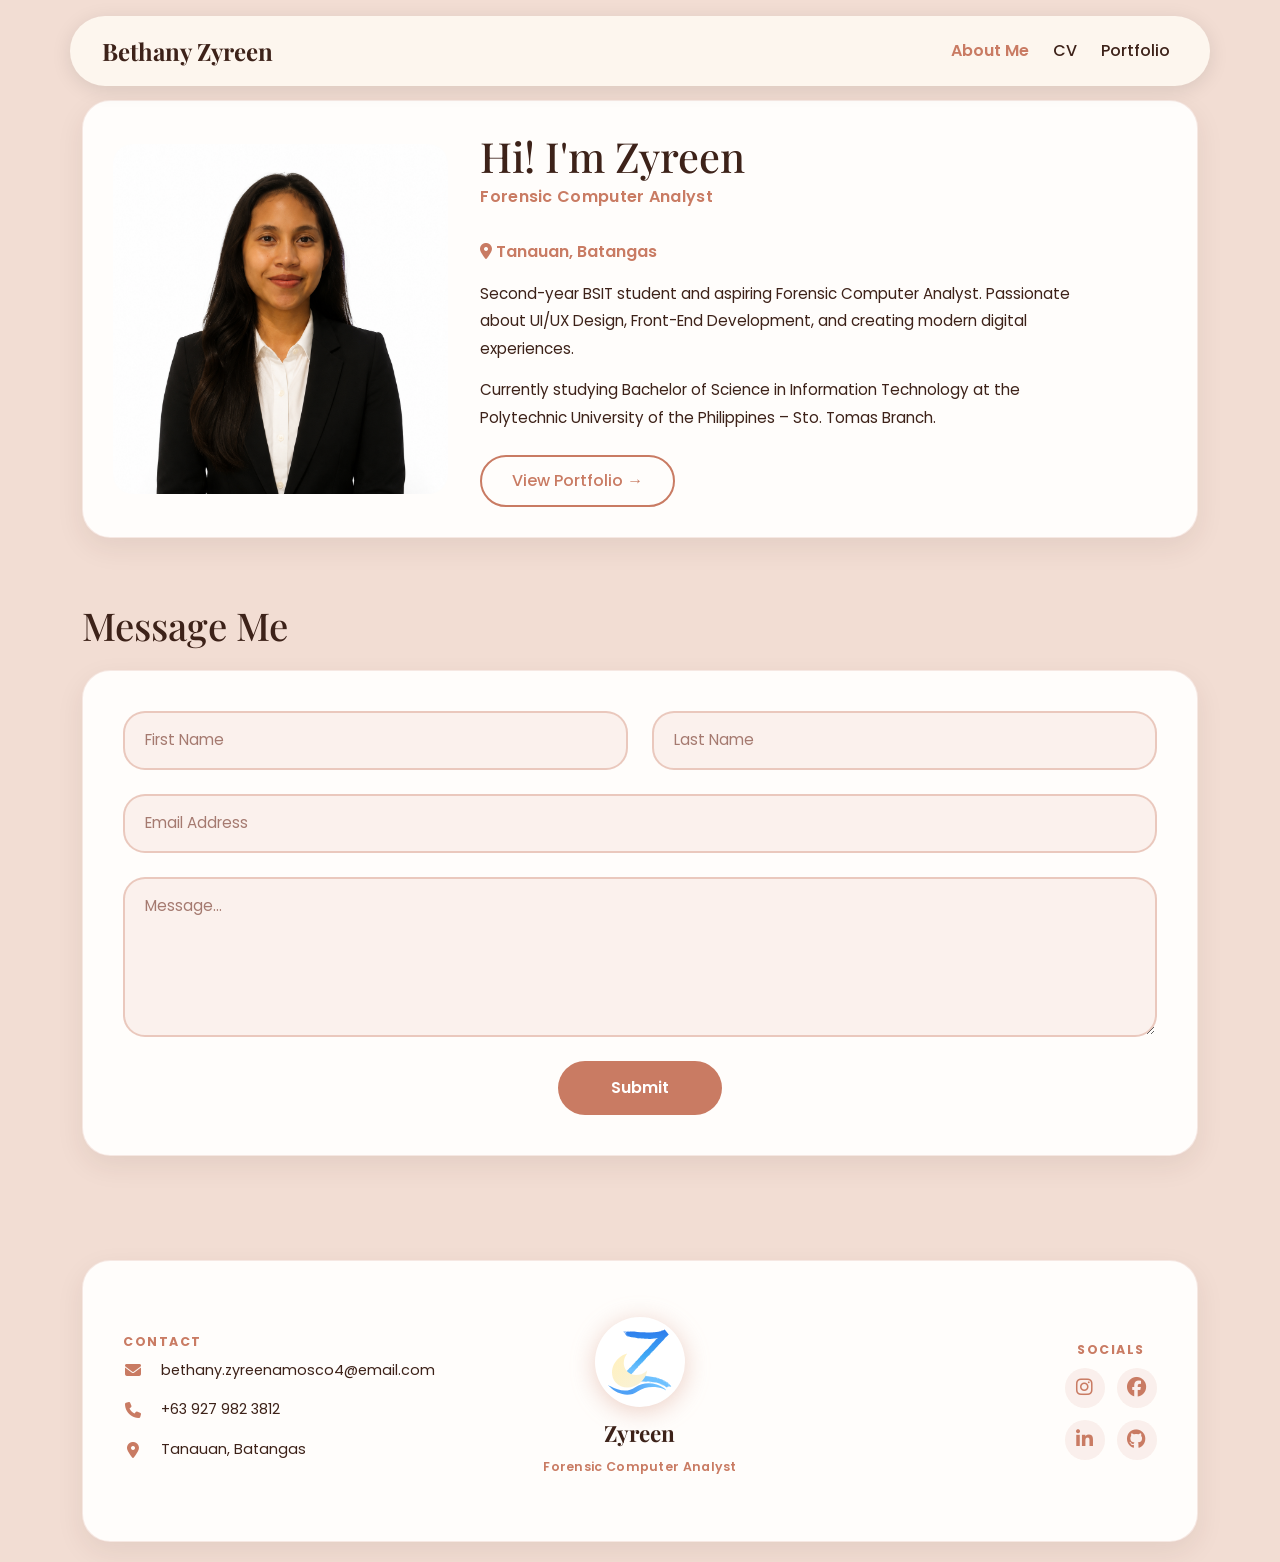
<file: index.html>
<!DOCTYPE html>
<html lang="en">

<head>
  <meta charset="UTF-8">
  <meta name="viewport" content="width=device-width, initial-scale=1.0">
  <title> Zyrena – Portfolio</title>
  <link rel="icon" type="image/svg+xml" href="assets/img/Group13.svg">
  <link href="https://cdn.jsdelivr.net/npm/bootstrap@5.3.3/dist/css/bootstrap.min.css" rel="stylesheet">
  <link
    href="https://fonts.googleapis.com/css2?family=Playfair+Display:wght@600;700&family=Poppins:wght@300;400;500;600&display=swap"
    rel="stylesheet">
  <link rel="stylesheet" href="https://cdnjs.cloudflare.com/ajax/libs/font-awesome/6.5.0/css/all.min.css">
  <link rel="stylesheet" href="assets/css/style.css">
</head>

<body>

  <!-- NAVBAR -->
  <nav class="navbar navbar-expand-lg fixed-top custom-nav">
    <div class="container">
      <a class="navbar-brand logo" href="index.html"> Bethany Zyreen</a>
      <button class="navbar-toggler" data-bs-toggle="collapse" data-bs-target="#menu">
        <span class="navbar-toggler-icon"></span>
      </button>
      <div class="collapse navbar-collapse" id="menu">
        <ul class="navbar-nav ms-auto">
          <li class="nav-item"><a href="index.html" class="nav-link active">About Me</a></li>
          <li class="nav-item"><a href="cv.html" class="nav-link">CV</a></li>
          <li class="nav-item"><a href="portfolio.html" class="nav-link">Portfolio</a></li>
        </ul>
      </div>
    </div>
  </nav>

  <!-- HERO -->
    <div class="container">
      <div class="hero-card">
        <div class="row align-items-center">
          <div class="col-lg-4 d-flex align-items-center justify-content-center">
            <img src="assets/img/pfp.png" class="img-fluid hero-image" alt="Profile"
              style="height: 200px;; width:100%; object-fit:cover; object-position:center; border-radius:20px;"><br>
            </div>
          <div class="col-lg-7 hero-text-col">
           <h1 class="hero-title">Hi! I'm Zyreen </h1>
          <h5 class="hero-role">Forensic Computer Analyst</h5><br>
            <p class="location"><i class="fas fa-map-marker-alt"></i> Tanauan, Batangas</p>
             <p class="hero-text">
  Second-year BSIT student and aspiring Forensic Computer Analyst.
  Passionate about UI/UX Design, Front-End Development,
  and creating modern digital experiences.
</p>
<p class="hero-text">
  Currently studying Bachelor of Science in
  Information Technology at the Polytechnic University
  of the Philippines – Sto. Tomas Branch.
</p>

            <a href="portfolio.html" class="btn btn-main">View Portfolio →</a>
          </div>
        </div>
      </div>
    </div>
  </section>

  <!-- CONTACT -->
  <section class="section">
    <div class="container">
      <h2 class="section-title">Message Me</h2>
      <div class="card-section">
        <form action="https://formspree.io/f/xqeowqlp" method="POST">
          <div class="row">
            <div class="col-12 col-md-6 mb-4">
              <input type="text" name="first_name" class="form-control custom-input" placeholder="First Name" required>
            </div>
            <div class="col-12 col-md-6 mb-4">
              <input type="text" name="last_name" class="form-control custom-input" placeholder="Last Name" required>
            </div>
          </div>
          <input type="email" name="email" class="form-control custom-input mb-4" placeholder="Email Address" required>
          <textarea rows="5" name="message" class="form-control custom-input" placeholder="Message..." required></textarea>
          <div class="text-center mt-4">
            <button class="btn btn-submit">Submit</button>
          </div>
        </form>
      </div>
    </div>
  </section>

  <!-- FOOTER -->
  <footer>
    <div class="container">
      <div class="footer-card">
        <div class="row g-4 align-items-center">

          <!-- LEFT: Contact Info -->
          <div class="col-12 col-lg-4 order-1 order-lg-1">
            <p class="footer-section-label">Contact</p>
            <div class="footer-contact">
              <p class="footer-contact-item"><i class="fas fa-envelope footer-icon"></i><span>bethany.zyreenamosco4@email.com</span></p>
              <p class="footer-contact-item"><i class="fas fa-phone footer-icon"></i><span>+63 927 982 3812</span></p>
              <p class="footer-contact-item"><i class="fas fa-map-marker-alt footer-icon"></i><span>Tanauan, Batangas</span></p>
            </div>
          </div>

          <!-- CENTER: SVG Logo + Name -->
          <div class="col-12 col-lg-4 order-3 order-lg-2">
            <div class="footer-center">
              <img src="assets/img/Group 20.svg" alt="Zyreen Logo" class="footer-logo-svg">
              <p class="footer-logo-name">Zyreen</p>
              <p class="footer-logo-tagline">Forensic Computer Analyst</p>
            </div>
          </div>

          <!-- RIGHT: Social Media -->
          <div class="col-12 col-lg-4 order-2 order-lg-3 d-flex justify-content-end">
            <div>
              <p class="footer-section-label">Socials</p>
              <div class="footer-socials-icons">
                <a href="https://instagram.com/zyrnchl" target="_blank" rel="noopener noreferrer" class="social-icon-btn" title="Instagram">
                  <i class="fab fa-instagram"></i>
                </a>
                <a href="https://facebook.com/bethanyzyreen" target="_blank" rel="noopener noreferrer" class="social-icon-btn" title="Facebook">
                  <i class="fab fa-facebook"></i>
                </a>
                <a href="https://www.linkedin.com/in/bethanyzyreenamosco" target="_blank" rel="noopener noreferrer" class="social-icon-btn" title="LinkedIn">
                  <i class="fab fa-linkedin-in"></i>
                </a>
                <a href="https://github.com/bethanyzyreen" target="_blank" rel="noopener noreferrer" class="social-icon-btn" title="GitHub">
                  <i class="fab fa-github"></i>
                </a>
              </div>
            </div>
          </div>
        </div>
      </div>
    </div>
  </footer>

  <script src="https://cdn.jsdelivr.net/npm/bootstrap@5.3.3/dist/js/bootstrap.bundle.min.js"></script>
  <script src="assets/js/script.js"></script>
</body>

</html>
</file>
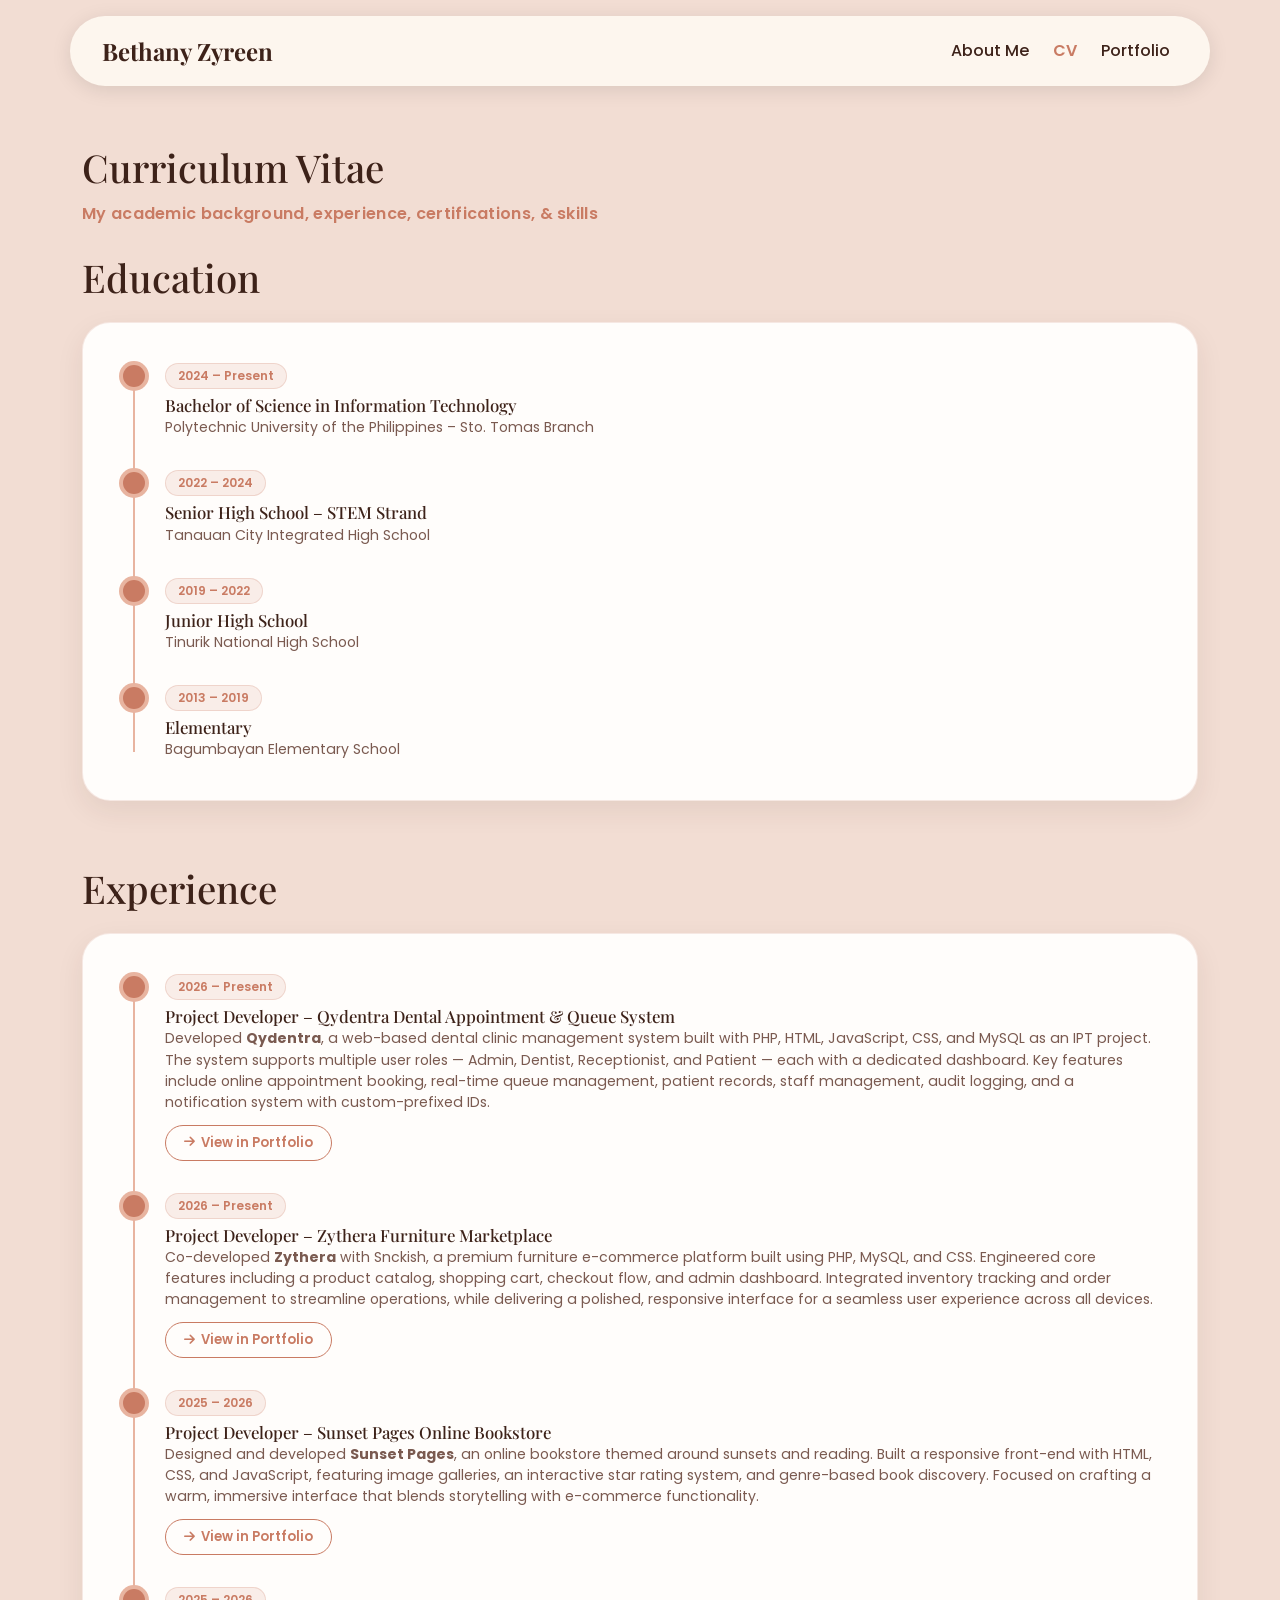
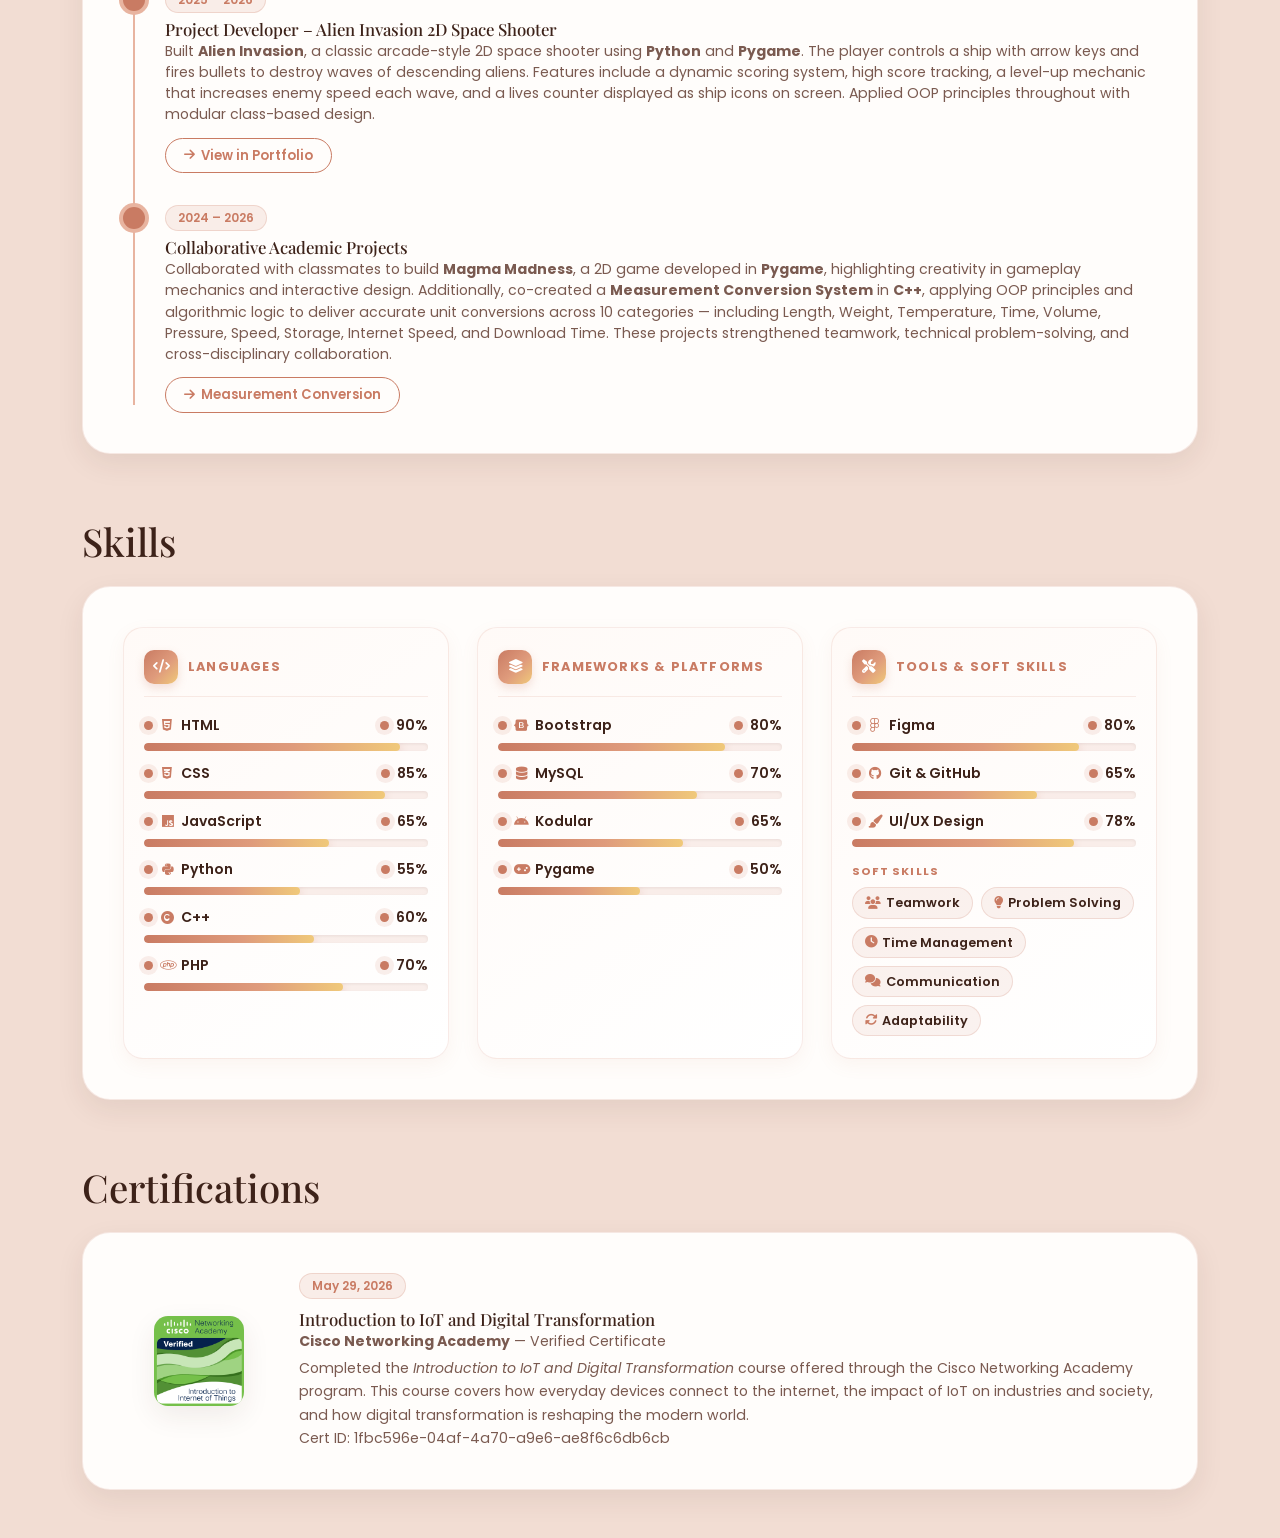
<file: cv.html>
<!DOCTYPE html>
<html lang="en">

<head>
  <meta charset="UTF-8">
  <meta name="viewport" content="width=device-width, initial-scale=1.0">
  <title> Zyrena – Portfolio</title>
  <link rel="icon" type="image/svg+xml" href="assets/img/Group13.svg">
  <link href="https://cdn.jsdelivr.net/npm/bootstrap@5.3.3/dist/css/bootstrap.min.css" rel="stylesheet">
  <link
    href="https://fonts.googleapis.com/css2?family=Playfair+Display:wght@600;700&family=Poppins:wght@300;400;500;600&display=swap"
    rel="stylesheet">
  <link rel="stylesheet" href="https://cdnjs.cloudflare.com/ajax/libs/font-awesome/6.5.0/css/all.min.css">
  <link rel="stylesheet" href="assets/css/style.css">
  <style>
    /* ── CV → Portfolio link pill ── */
    .portfolio-link {
      display: inline-flex;
      align-items: center;
      gap: 6px;
      margin-top: 12px;
      padding: 7px 18px;
      border: 1.5px solid var(--accent);
      border-radius: 50px;
      color: var(--accent);
      font-size: 0.82rem;
      font-weight: 600;
      text-decoration: none;
      font-family: 'Poppins', sans-serif;
      transition: background 0.2s ease, color 0.2s ease, transform 0.2s ease;
    }
    .portfolio-link:hover {
      background: var(--accent);
      color: #fff;
      transform: translateY(-2px);
    }
    .portfolio-link i {
      font-size: 0.78rem;
    }
  </style>
</head>

<body>

  <!-- NAVBAR -->
  <nav class="navbar navbar-expand-lg fixed-top custom-nav">
    <div class="container">
      <a class="navbar-brand logo" href="index.html">Bethany Zyreen</a>
      <button class="navbar-toggler" data-bs-toggle="collapse" data-bs-target="#menu">
        <span class="navbar-toggler-icon"></span>
      </button>
      <div class="collapse navbar-collapse" id="menu">
        <ul class="navbar-nav ms-auto">
          <li class="nav-item"><a href="index.html" class="nav-link">About Me</a></li>
          <li class="nav-item"><a href="cv.html" class="nav-link active">CV</a></li>
          <li class="nav-item"><a href="portfolio.html" class="nav-link">Portfolio</a></li>
        </ul>
      </div>
    </div>
  </nav>

  <!-- PAGE HEADER -->
  <section class="page-header">
    <div class="container">
      <h1 class="section-title">Curriculum Vitae</h1>
      <p class="page-subtitle">My academic background, experience, certifications, &amp; skills</p>
    </div>
  </section>

  <!-- EDUCATION -->
  <section class="section pt-0">
    <div class="container">
      <h2 class="section-title">Education</h2>
      <div class="card-section">
        <ul class="timeline-list">

          <li class="timeline-item">
            <div class="timeline-dot"></div>
            <div class="timeline-body">
              <span class="timeline-year">2024 – Present</span>
              <h5>Bachelor of Science in Information Technology</h5>
              <p>Polytechnic University of the Philippines – Sto. Tomas Branch</p>
            </div>
          </li>

          <li class="timeline-item">
            <div class="timeline-dot"></div>
            <div class="timeline-body">
              <span class="timeline-year">2022 – 2024</span>
              <h5>Senior High School – STEM Strand</h5>
              <p>Tanauan City Integrated High School</p>
            </div>
          </li>

          <li class="timeline-item">
            <div class="timeline-dot"></div>
            <div class="timeline-body">
              <span class="timeline-year">2019 – 2022</span>
              <h5>Junior High School</h5>
              <p>Tinurik National High School</p>
            </div>
          </li>

          <li class="timeline-item">
            <div class="timeline-dot"></div>
            <div class="timeline-body">
              <span class="timeline-year">2013 – 2019</span>
              <h5>Elementary</h5>
              <p>Bagumbayan Elementary School</p>
            </div>
          </li>

        </ul>
      </div>
    </div>
  </section>

  <!-- EXPERIENCE -->
  <section class="section pt-0">
    <div class="container">
      <h2 class="section-title">Experience</h2>
      <div class="card-section">
        <ul class="timeline-list">

          <!-- Qydentra -->
          <li class="timeline-item">
            <div class="timeline-dot"></div>
            <div class="timeline-body">
              <span class="timeline-year">2026 – Present</span>
              <h5>Project Developer – Qydentra Dental Appointment &amp; Queue System</h5>
              <p>
                Developed <b>Qydentra</b>, a web-based dental clinic management system built with PHP, HTML,
                JavaScript, CSS, and MySQL as an IPT project. The system supports multiple user roles —
                Admin, Dentist, Receptionist, and Patient — each with a dedicated dashboard. Key features
                include online appointment booking, real-time queue management, patient records, staff
                management, audit logging, and a notification system with custom-prefixed IDs.
              </p>
              <a href="portfolio.html#qydentra" class="portfolio-link">
                <i class="fas fa-arrow-right"></i> View in Portfolio
              </a>
            </div>
          </li>

          <!-- Zythera -->
          <li class="timeline-item">
            <div class="timeline-dot"></div>
            <div class="timeline-body">
              <span class="timeline-year">2026 – Present</span>
              <h5>Project Developer – Zythera Furniture Marketplace</h5>
              <p>
                Co-developed <b>Zythera</b> with Snckish, a premium furniture e-commerce platform built
                using PHP, MySQL, and CSS. Engineered core features including a product catalog, shopping
                cart, checkout flow, and admin dashboard. Integrated inventory tracking and order
                management to streamline operations, while delivering a polished, responsive interface
                for a seamless user experience across all devices.
              </p>
              <a href="portfolio.html#zythera" class="portfolio-link">
                <i class="fas fa-arrow-right"></i> View in Portfolio
              </a>
            </div>
          </li>

          <!-- Sunset Pages -->
          <li class="timeline-item">
            <div class="timeline-dot"></div>
            <div class="timeline-body">
              <span class="timeline-year">2025 – 2026</span>
              <h5>Project Developer – Sunset Pages Online Bookstore</h5>
              <p>
                Designed and developed <b>Sunset Pages</b>, an online bookstore themed around sunsets and
                reading. Built a responsive front-end with HTML, CSS, and JavaScript, featuring image
                galleries, an interactive star rating system, and genre-based book discovery. Focused on
                crafting a warm, immersive interface that blends storytelling with e-commerce functionality.
              </p>
              <a href="portfolio.html#sunset-pages" class="portfolio-link">
                <i class="fas fa-arrow-right"></i> View in Portfolio
              </a>
            </div>
          </li>

          <!-- Alien Invasion -->
          <li class="timeline-item">
            <div class="timeline-dot"></div>
            <div class="timeline-body">
              <span class="timeline-year">2025 – 2026</span>
              <h5>Project Developer – Alien Invasion 2D Space Shooter</h5>
              <p>
                Built <b>Alien Invasion</b>, a classic arcade-style 2D space shooter using <b>Python</b>
                and <b>Pygame</b>. The player controls a ship with arrow keys and fires bullets to destroy
                waves of descending aliens. Features include a dynamic scoring system, high score tracking,
                a level-up mechanic that increases enemy speed each wave, and a lives counter displayed as
                ship icons on screen. Applied OOP principles throughout with modular class-based design.
              </p>
              <a href="portfolio.html#alien-invasion" class="portfolio-link">
                <i class="fas fa-arrow-right"></i> View in Portfolio
              </a>
            </div>
          </li>

          <!-- Collaborative Projects -->
          <li class="timeline-item">
            <div class="timeline-dot"></div>
            <div class="timeline-body">
              <span class="timeline-year">2024 – 2026</span>
              <h5>Collaborative Academic Projects</h5>
              <p>
                Collaborated with classmates to build <b>Magma Madness</b>, a 2D game developed in
                <b>Pygame</b>, highlighting creativity in gameplay mechanics and interactive design.
                Additionally, co-created a <b>Measurement Conversion System</b> in <b>C++</b>, applying
                OOP principles and algorithmic logic to deliver accurate unit conversions across 10
                categories — including Length, Weight, Temperature, Time, Volume, Pressure, Speed,
                Storage, Internet Speed, and Download Time. These projects strengthened teamwork,
                technical problem-solving, and cross-disciplinary collaboration.
              </p>
              <a href="portfolio.html#measurement-conversion" class="portfolio-link">
                <i class="fas fa-arrow-right"></i> Measurement Conversion
              </a>
            </div>
          </li>

        </ul>
      </div>
    </div>
  </section>

  <!-- SKILLS -->
  <section class="section pt-0">
    <div class="container">
      <h2 class="section-title">Skills</h2>
      <div class="card-section">

        <style>
          /* ── SKILL GROUPS ── */
          .skills-grid {
            display: grid;
            grid-template-columns: repeat(3, 1fr);
            gap: 28px;
          }
          @media (max-width: 991px) { .skills-grid { grid-template-columns: repeat(2, 1fr); gap: 20px; } }
          @media (max-width: 575px) { .skills-grid { grid-template-columns: 1fr; gap: 16px; } }

          .skill-group {
            background: linear-gradient(145deg, #fffaf7 0%, #ffffff 100%);
            border: 1px solid rgba(201,123,99,0.14);
            border-radius: 20px;
            padding: 22px 20px;
            box-shadow: 0 6px 18px rgba(201,123,99,0.07);
          }

          .skill-group-header {
            display: flex;
            align-items: center;
            gap: 10px;
            margin-bottom: 18px;
            padding-bottom: 12px;
            border-bottom: 1.5px solid rgba(201,123,99,0.14);
          }

          .skill-group-icon {
            width: 34px;
            height: 34px;
            border-radius: 10px;
            background: var(--accent-gradient);
            display: flex;
            align-items: center;
            justify-content: center;
            color: #fff;
            font-size: 0.85rem;
            flex-shrink: 0;
            box-shadow: 0 4px 10px rgba(201,123,99,0.22);
          }

          .skill-group-label {
            font-size: 0.8rem;
            font-weight: 700;
            text-transform: uppercase;
            letter-spacing: 1.2px;
            color: var(--accent);
            margin: 0;
          }

          /* Redesigned bar item — label + % on same row */
          .skill-bar-item {
            display: flex;
            flex-direction: column;
            gap: 7px;
            padding: 0;
            background: transparent;
            border: none;
            border-radius: 0;
            box-shadow: none;
            margin-bottom: 12px;
          }
          .skill-bar-item:last-child { margin-bottom: 0; }
          .skill-bar-item:hover { transform: none; box-shadow: none; }

          .skill-bar-label {
            display: flex;
            justify-content: space-between;
            align-items: center;
          }
          .skill-bar-label span {
            font-size: 0.875rem;
            font-weight: 600;
            color: var(--dark);
            display: flex;
            align-items: center;
            gap: 7px;
          }
          .skill-bar-label span i {
            font-size: 0.82rem;
            color: var(--accent);
            width: 14px;
            text-align: center;
          }
          .skill-pct {
            font-size: 0.75rem;
            font-weight: 600;
            color: var(--accent);
          }

          .bar {
            width: 100%;
            height: 8px;
            background: rgba(201,123,99,0.12);
            border-radius: 50px;
            overflow: hidden;
          }
          .fill {
            height: 100%;
            width: 0;                         /* starts at 0, animates in */
            background: linear-gradient(90deg, var(--accent) 0%, #df9b7c 58%, #f0c97a 100%);
            border-radius: 50px;
            box-shadow: 0 2px 8px rgba(201,123,99,0.28);
            transition: width 1.1s cubic-bezier(.4,0,.2,1);
          }
          /* soft tools badge chips */
          .soft-chips {
            display: flex;
            flex-wrap: wrap;
            gap: 8px;
            margin-top: 4px;
          }
          .soft-chip {
            display: inline-flex;
            align-items: center;
            gap: 5px;
            padding: 5px 12px;
            background: rgba(201,123,99,0.09);
            border: 1px solid rgba(201,123,99,0.2);
            border-radius: 50px;
            font-size: 0.8rem;
            font-weight: 600;
            color: var(--dark);
          }
          .soft-chip i { color: var(--accent); font-size: 0.78rem; }
        </style>

        <div class="skills-grid">

          <!-- GROUP 1: Programming Languages -->
          <div class="skill-group">
            <div class="skill-group-header">
              <div class="skill-group-icon"><i class="fas fa-code"></i></div>
              <p class="skill-group-label">Languages</p>
            </div>

            <div class="skill-bar-item">
              <div class="skill-bar-label">
                <span><i class="fab fa-html5"></i> HTML</span>
                <span class="skill-pct">90%</span>
              </div>
              <div class="bar"><div class="fill" data-width="90%"></div></div>
            </div>

            <div class="skill-bar-item">
              <div class="skill-bar-label">
                <span><i class="fab fa-css3-alt"></i> CSS</span>
                <span class="skill-pct">85%</span>
              </div>
              <div class="bar"><div class="fill" data-width="85%"></div></div>
            </div>

            <div class="skill-bar-item">
              <div class="skill-bar-label">
                <span><i class="fab fa-js"></i> JavaScript</span>
                <span class="skill-pct">65%</span>
              </div>
              <div class="bar"><div class="fill" data-width="65%"></div></div>
            </div>

            <div class="skill-bar-item">
              <div class="skill-bar-label">
                <span><i class="fab fa-python"></i> Python</span>
                <span class="skill-pct">55%</span>
              </div>
              <div class="bar"><div class="fill" data-width="55%"></div></div>
            </div>

            <div class="skill-bar-item">
              <div class="skill-bar-label">
                <span><i class="fas fa-copyright"></i> C++</span>
                <span class="skill-pct">60%</span>
              </div>
              <div class="bar"><div class="fill" data-width="60%"></div></div>
            </div>

            <div class="skill-bar-item">
              <div class="skill-bar-label">
                <span><i class="fab fa-php"></i> PHP</span>
                <span class="skill-pct">70%</span>
              </div>
              <div class="bar"><div class="fill" data-width="70%"></div></div>
            </div>

          </div>

          <!-- GROUP 2: Frameworks & Platforms -->
          <div class="skill-group">
            <div class="skill-group-header">
              <div class="skill-group-icon"><i class="fas fa-layer-group"></i></div>
              <p class="skill-group-label">Frameworks & Platforms</p>
            </div>

            <div class="skill-bar-item">
              <div class="skill-bar-label">
                <span><i class="fab fa-bootstrap"></i> Bootstrap</span>
                <span class="skill-pct">80%</span>
              </div>
              <div class="bar"><div class="fill" data-width="80%"></div></div>
            </div>

            <div class="skill-bar-item">
              <div class="skill-bar-label">
                <span><i class="fas fa-database"></i> MySQL</span>
                <span class="skill-pct">70%</span>
              </div>
              <div class="bar"><div class="fill" data-width="70%"></div></div>
            </div>

            <div class="skill-bar-item">
              <div class="skill-bar-label">
                <span><i class="fab fa-android"></i> Kodular</span>
                <span class="skill-pct">65%</span>
              </div>
              <div class="bar"><div class="fill" data-width="65%"></div></div>
            </div>

            <div class="skill-bar-item">
              <div class="skill-bar-label">
                <span><i class="fas fa-gamepad"></i> Pygame</span>
                <span class="skill-pct">50%</span>
              </div>
              <div class="bar"><div class="fill" data-width="50%"></div></div>
            </div>

          </div>

          <!-- GROUP 3: Tools & Soft Skills -->
          <div class="skill-group">
            <div class="skill-group-header">
              <div class="skill-group-icon"><i class="fas fa-tools"></i></div>
              <p class="skill-group-label">Tools & Soft Skills</p>
            </div>

            <div class="skill-bar-item">
              <div class="skill-bar-label">
                <span><i class="fab fa-figma"></i> Figma</span>
                <span class="skill-pct">80%</span>
              </div>
              <div class="bar"><div class="fill" data-width="80%"></div></div>
            </div>

            <div class="skill-bar-item">
              <div class="skill-bar-label">
                <span><i class="fab fa-github"></i> Git &amp; GitHub</span>
                <span class="skill-pct">65%</span>
              </div>
              <div class="bar"><div class="fill" data-width="65%"></div></div>
            </div>

            <div class="skill-bar-item">
              <div class="skill-bar-label">
                <span><i class="fas fa-paint-brush"></i> UI/UX Design</span>
                <span class="skill-pct">78%</span>
              </div>
              <div class="bar"><div class="fill" data-width="78%"></div></div>
            </div>

            <p class="skill-group-label mt-3 mb-2" style="font-size:0.7rem;">Soft Skills</p>
            <div class="soft-chips">
              <span class="soft-chip"><i class="fas fa-users"></i> Teamwork</span>
              <span class="soft-chip"><i class="fas fa-lightbulb"></i> Problem Solving</span>
              <span class="soft-chip"><i class="fas fa-clock"></i> Time Management</span>
              <span class="soft-chip"><i class="fas fa-comments"></i> Communication</span>
              <span class="soft-chip"><i class="fas fa-sync-alt"></i> Adaptability</span>
            </div>
          </div>

        </div>
      </div>
    </div>
  </section>

  <script>
    /* Animate skill bars when they scroll into view */
    document.addEventListener('DOMContentLoaded', () => {
      const fills = document.querySelectorAll('.fill[data-width]');
      const observer = new IntersectionObserver((entries) => {
        entries.forEach(entry => {
          if (entry.isIntersecting) {
            entry.target.style.width = entry.target.dataset.width;
            observer.unobserve(entry.target);
          }
        });
      }, { threshold: 0.3 });
      fills.forEach(f => observer.observe(f));
    });
  </script>

  <!-- CERTIFICATIONS -->
  <section class="section pt-0 pb-5">
    <div class="container">
      <h2 class="section-title">Certifications</h2>
      <div class="card-section">
        <div class="row g-4 align-items-center">

          <div class="col-12 col-md-2 text-center">
            <img src="assets/img/introduction-to-iot.png" alt="Cisco IoT Certificate Badge" class="img-fluid certificate-badge-img">
          </div>

          <div class="col-12 col-md-10">
            <div class="timeline-body certificate-body">
              <span class="timeline-year">May 29, 2026</span>
              <h5 class="mt-1">Introduction to IoT and Digital Transformation</h5>
              <p class="mb-1"><strong>Cisco Networking Academy</strong> &mdash; Verified Certificate</p>
              <p class="certificate-description">
                Completed the <em>Introduction to IoT and Digital Transformation</em> course offered through
                the Cisco Networking Academy program. This course covers how everyday devices connect to the
                internet, the impact of IoT on industries and society, and how digital transformation is
                reshaping the modern world.
              </p>
              <p class="certificate-id">Cert ID: 1fbc596e-04af-4a70-a9e6-ae8f6c6db6cb</p>
            </div>
          </div>

        </div>
      </div>
    </div>
  </section>

  <script src="https://cdn.jsdelivr.net/npm/bootstrap@5.3.3/dist/js/bootstrap.bundle.min.js"></script>
  <script src="assets/js/script.js"></script>
</body>

</html>
</file>
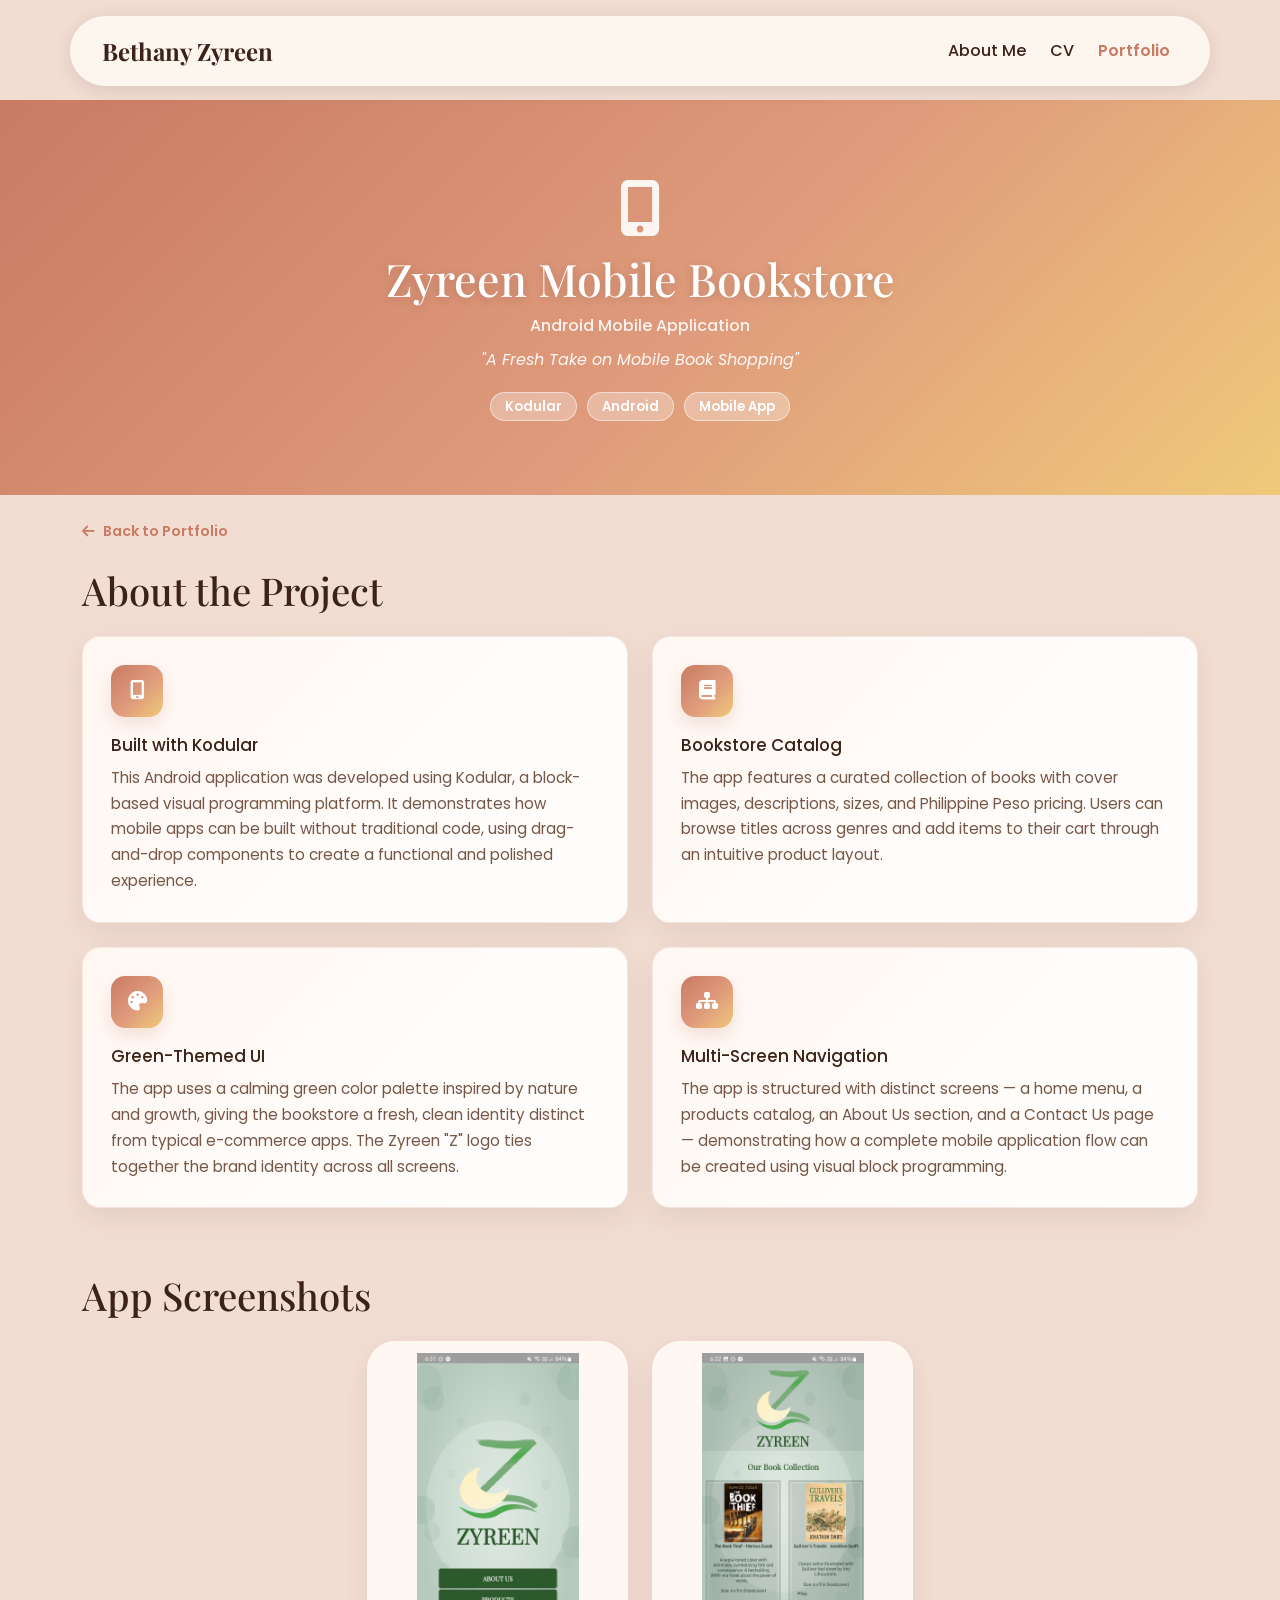
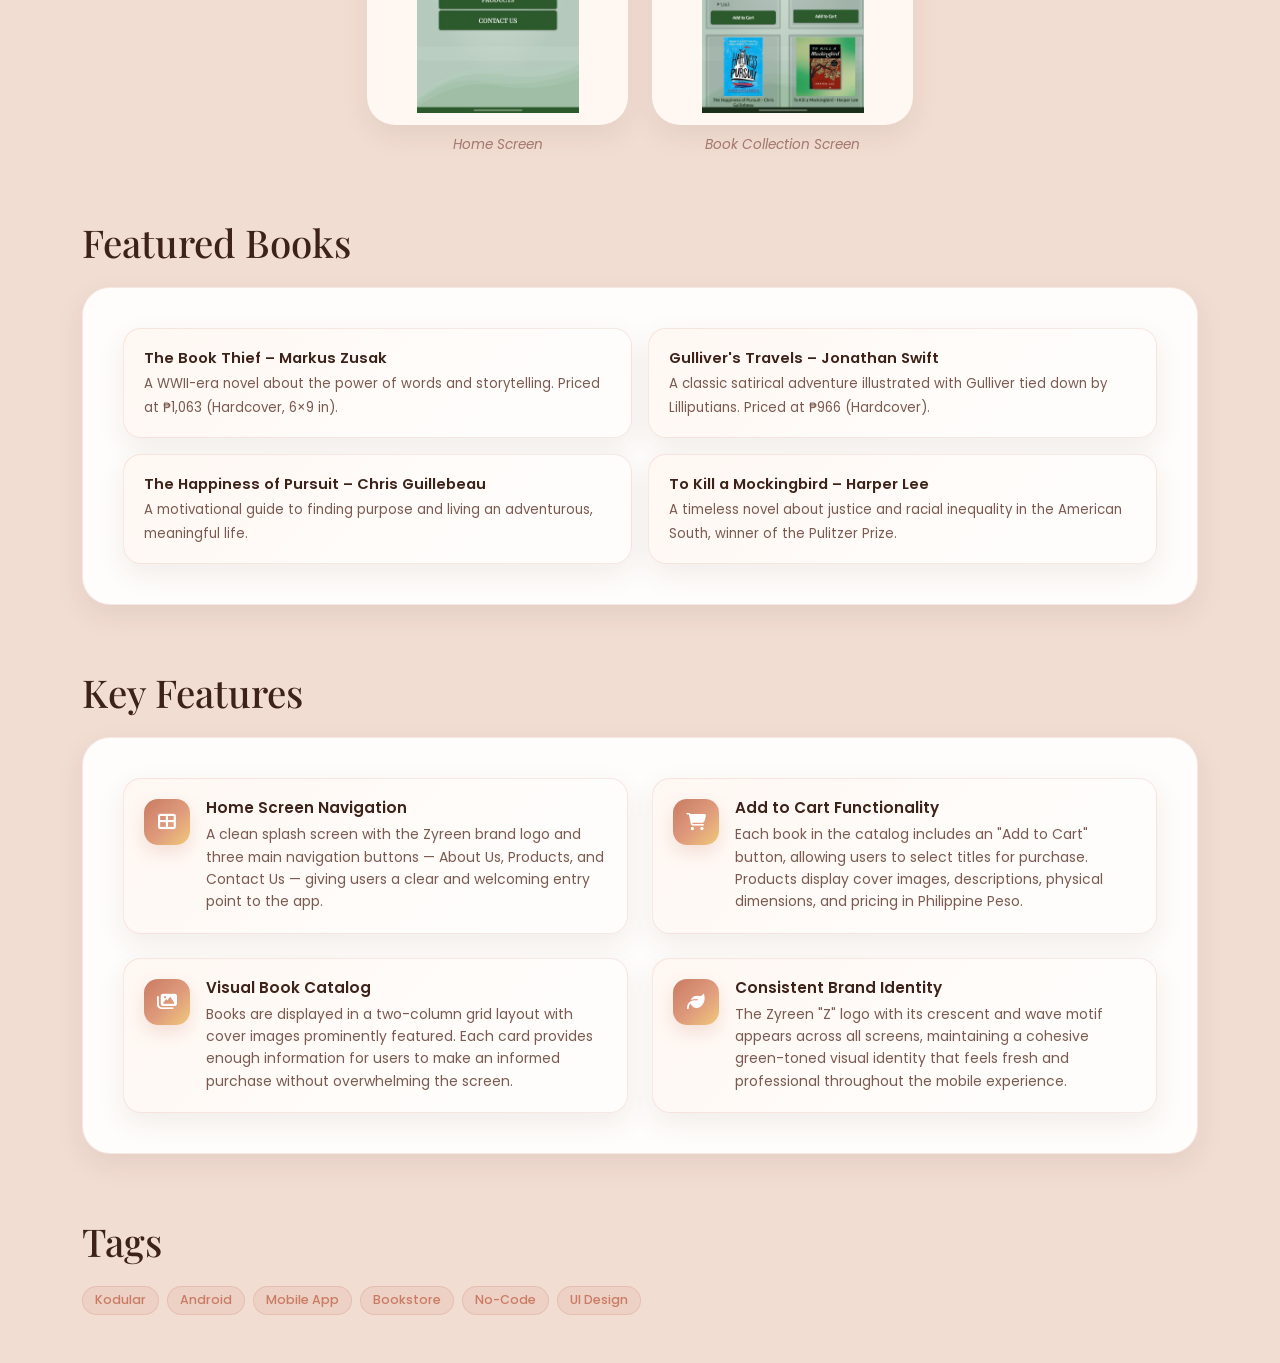
<file: kodular.html>
<!DOCTYPE html>
<html lang="en">

<head>
  <meta charset="UTF-8">
  <meta name="viewport" content="width=device-width, initial-scale=1.0">
  <title>Zyrena – Zyreen Mobile App</title>
  <link rel="icon" type="image/svg+xml" href="assets/img/Group13.svg">
  <link href="https://cdn.jsdelivr.net/npm/bootstrap@5.3.3/dist/css/bootstrap.min.css" rel="stylesheet">
  <link
    href="https://fonts.googleapis.com/css2?family=Playfair+Display:wght@600;700&family=Poppins:wght@300;400;500;600&display=swap"
    rel="stylesheet">
  <link rel="stylesheet" href="https://cdnjs.cloudflare.com/ajax/libs/font-awesome/6.5.0/css/all.min.css">
  <link rel="stylesheet" href="assets/css/style.css">
</head>

<body>

  <!-- NAVBAR -->
  <nav class="navbar navbar-expand-lg fixed-top custom-nav">
    <div class="container">
      <a class="navbar-brand logo" href="index.html">Bethany Zyreen</a>
      <button class="navbar-toggler" data-bs-toggle="collapse" data-bs-target="#menu">
        <span class="navbar-toggler-icon"></span>
      </button>
      <div class="collapse navbar-collapse" id="menu">
        <ul class="navbar-nav ms-auto">
          <li class="nav-item"><a href="index.html" class="nav-link">About Me</a></li>
          <li class="nav-item"><a href="cv.html" class="nav-link">CV</a></li>
          <li class="nav-item"><a href="portfolio.html" class="nav-link active">Portfolio</a></li>
        </ul>
      </div>
    </div>
  </nav>

  <!-- HERO BANNER -->
   <section class="detail-hero kodular-hero">
    <div class="container text-center">
      <i class="fas fa-mobile-alt detail-hero-icon"></i>
      <h1 class="detail-hero-title">Zyreen Mobile Bookstore</h1>
      <p class="detail-hero-sub">Android Mobile Application</p>
      <p class="detail-hero-tagline">"A Fresh Take on Mobile Book Shopping"</p>
      <div class="detail-badges">
        <span class="project-badge">Kodular</span>
        <span class="project-badge">Android</span>
        <span class="project-badge">Mobile App</span>
      </div>
    </div>
  </section>

  <!-- BACK LINK -->
  <div class="container mt-4">
    <a href="portfolio.html" class="back-link"><i class="fas fa-arrow-left"></i> Back to Portfolio</a>
  </div>

  <!-- ABOUT -->
  <section class="section pt-4">
    <div class="container">
      <h2 class="section-title">About the Project</h2>
      <div class="row g-4">
        <div class="col-12 col-md-6 d-flex">
          <div class="project-summary-item w-100">
            <div class="project-summary-icon"><i class="fas fa-mobile-alt"></i></div>
            <h5>Built with Kodular</h5>
            <p>This Android application was developed using Kodular, a block-based visual programming platform. It
              demonstrates how mobile apps can be built without traditional code, using drag-and-drop components to
              create a functional and polished experience.</p>
          </div>
        </div>
        <div class="col-12 col-md-6 d-flex">
          <div class="project-summary-item w-100">
            <div class="project-summary-icon"><i class="fas fa-book"></i></div>
            <h5>Bookstore Catalog</h5>
            <p>The app features a curated collection of books with cover images, descriptions, sizes, and Philippine
              Peso pricing. Users can browse titles across genres and add items to their cart through an intuitive
              product layout.</p>
          </div>
        </div>
        <div class="col-12 col-md-6 d-flex">
          <div class="project-summary-item w-100">
            <div class="project-summary-icon"><i class="fas fa-palette"></i></div>
            <h5>Green-Themed UI</h5>
            <p>The app uses a calming green color palette inspired by nature and growth, giving the bookstore a fresh,
              clean identity distinct from typical e-commerce apps. The Zyreen "Z" logo ties together the brand identity
              across all screens.</p>
          </div>
        </div>
        <div class="col-12 col-md-6 d-flex">
          <div class="project-summary-item w-100">
            <div class="project-summary-icon"><i class="fas fa-sitemap"></i></div>
            <h5>Multi-Screen Navigation</h5>
            <p>The app is structured with distinct screens — a home menu, a products catalog, an About Us section, and a
              Contact Us page — demonstrating how a complete mobile application flow can be created using visual block
              programming.</p>
          </div>
        </div>
      </div>
    </div>
  </section>

  <!-- PROJECT SCREENSHOTS -->
  <section class="section pt-0">
    <div class="container">
      <h2 class="section-title">App Screenshots</h2>
      <div class="row g-4 project-screenshots-row justify-content-center">
        <div class="col-6 col-md-3">
          <div class="project-screenshot app-screenshot">
            <img src="assets/img/kodular.jpg" alt="Zyreen app home screen" class="img-fluid">
          </div>
          <p class="screenshot-caption">Home Screen</p>
        </div>
        <div class="col-6 col-md-3">
          <div class="project-screenshot app-screenshot">
            <img src="assets/img/kodulrr.jpg" alt="Zyreen app book collection" class="img-fluid">
          </div>
          <p class="screenshot-caption">Book Collection
            Screen</p>
        </div>
      </div>
    </div>
  </section>

  <!-- BOOK COLLECTION -->
  <section class="section pt-0">
    <div class="container">
      <h2 class="section-title">Featured Books</h2>
      <div class="card-section">
        <div class="row g-3">
          <div class="col-12 col-md-6">
            <div class="sp-genre-item">
              <span class="sp-genre-title">The Book Thief – Markus Zusak</span>
              <span class="sp-genre-desc">A WWII-era novel about the power of words and storytelling. Priced at ₱1,063
                (Hardcover, 6×9 in).</span>
            </div>
          </div>
          <div class="col-12 col-md-6">
            <div class="sp-genre-item">
              <span class="sp-genre-title">Gulliver's Travels – Jonathan Swift</span>
              <span class="sp-genre-desc">A classic satirical adventure illustrated with Gulliver tied down by
                Lilliputians. Priced at ₱966 (Hardcover).</span>
            </div>
          </div>
          <div class="col-12 col-md-6">
            <div class="sp-genre-item">
              <span class="sp-genre-title">The Happiness of Pursuit – Chris Guillebeau</span>
              <span class="sp-genre-desc">A motivational guide to finding purpose and living an adventurous, meaningful
                life.</span>
            </div>
          </div>
          <div class="col-12 col-md-6">
            <div class="sp-genre-item">
              <span class="sp-genre-title">To Kill a Mockingbird – Harper Lee</span>
              <span class="sp-genre-desc">A timeless novel about justice and racial inequality in the American South,
                winner of the Pulitzer Prize.</span>
            </div>
          </div>
        </div>
      </div>
    </div>
  </section>

  <!-- KEY FEATURES -->
  <section class="section pt-0">
    <div class="container">
      <h2 class="section-title">Key Features</h2>
      <div class="card-section">
        <div class="row g-4">

          <div class="col-12 col-md-6">
            <div class="feature-card">
              <div class="feature-icon"><i class="fas fa-th-large"></i></div>
              <div>
                <h6>Home Screen Navigation</h6>
                <p>A clean splash screen with the Zyreen brand logo and three main navigation buttons — About Us,
                  Products, and Contact Us — giving users a clear and welcoming entry point to the app.</p>
              </div>
            </div>
          </div>

          <div class="col-12 col-md-6">
            <div class="feature-card">
              <div class="feature-icon"><i class="fas fa-shopping-cart"></i></div>
              <div>
                <h6>Add to Cart Functionality</h6>
                <p>Each book in the catalog includes an "Add to Cart" button, allowing users to select titles for
                  purchase. Products display cover images, descriptions, physical dimensions, and pricing in Philippine
                  Peso.</p>
              </div>
            </div>
          </div>

          <div class="col-12 col-md-6">
            <div class="feature-card">
              <div class="feature-icon"><i class="fas fa-images"></i></div>
              <div>
                <h6>Visual Book Catalog</h6>
                <p>Books are displayed in a two-column grid layout with cover images prominently featured. Each card
                  provides enough information for users to make an informed purchase without overwhelming the screen.
                </p>
              </div>
            </div>
          </div>

          <div class="col-12 col-md-6">
            <div class="feature-card">
              <div class="feature-icon"><i class="fas fa-leaf"></i></div>
              <div>
                <h6>Consistent Brand Identity</h6>
                <p>The Zyreen "Z" logo with its crescent and wave motif appears across all screens, maintaining a
                  cohesive green-toned visual identity that feels fresh and professional throughout the mobile
                  experience.</p>
              </div>
            </div>
          </div>

        </div>
      </div>
    </div>
  </section>

  <!-- TAGS -->
  <section class="section pt-0 pb-5">
    <div class="container">
      <h2 class="section-title">Tags</h2>
      <div class="project-tags">
        <span class="tag">Kodular</span>
        <span class="tag">Android</span>
        <span class="tag">Mobile App</span>
        <span class="tag">Bookstore</span>
        <span class="tag">No-Code</span>
        <span class="tag">UI Design</span>
      </div>
    </div>
  </section>

  <script src="https://cdn.jsdelivr.net/npm/bootstrap@5.3.3/dist/js/bootstrap.bundle.min.js"></script>
  <script src="assets/js/script.js"></script>
</body>

</html>
</file>
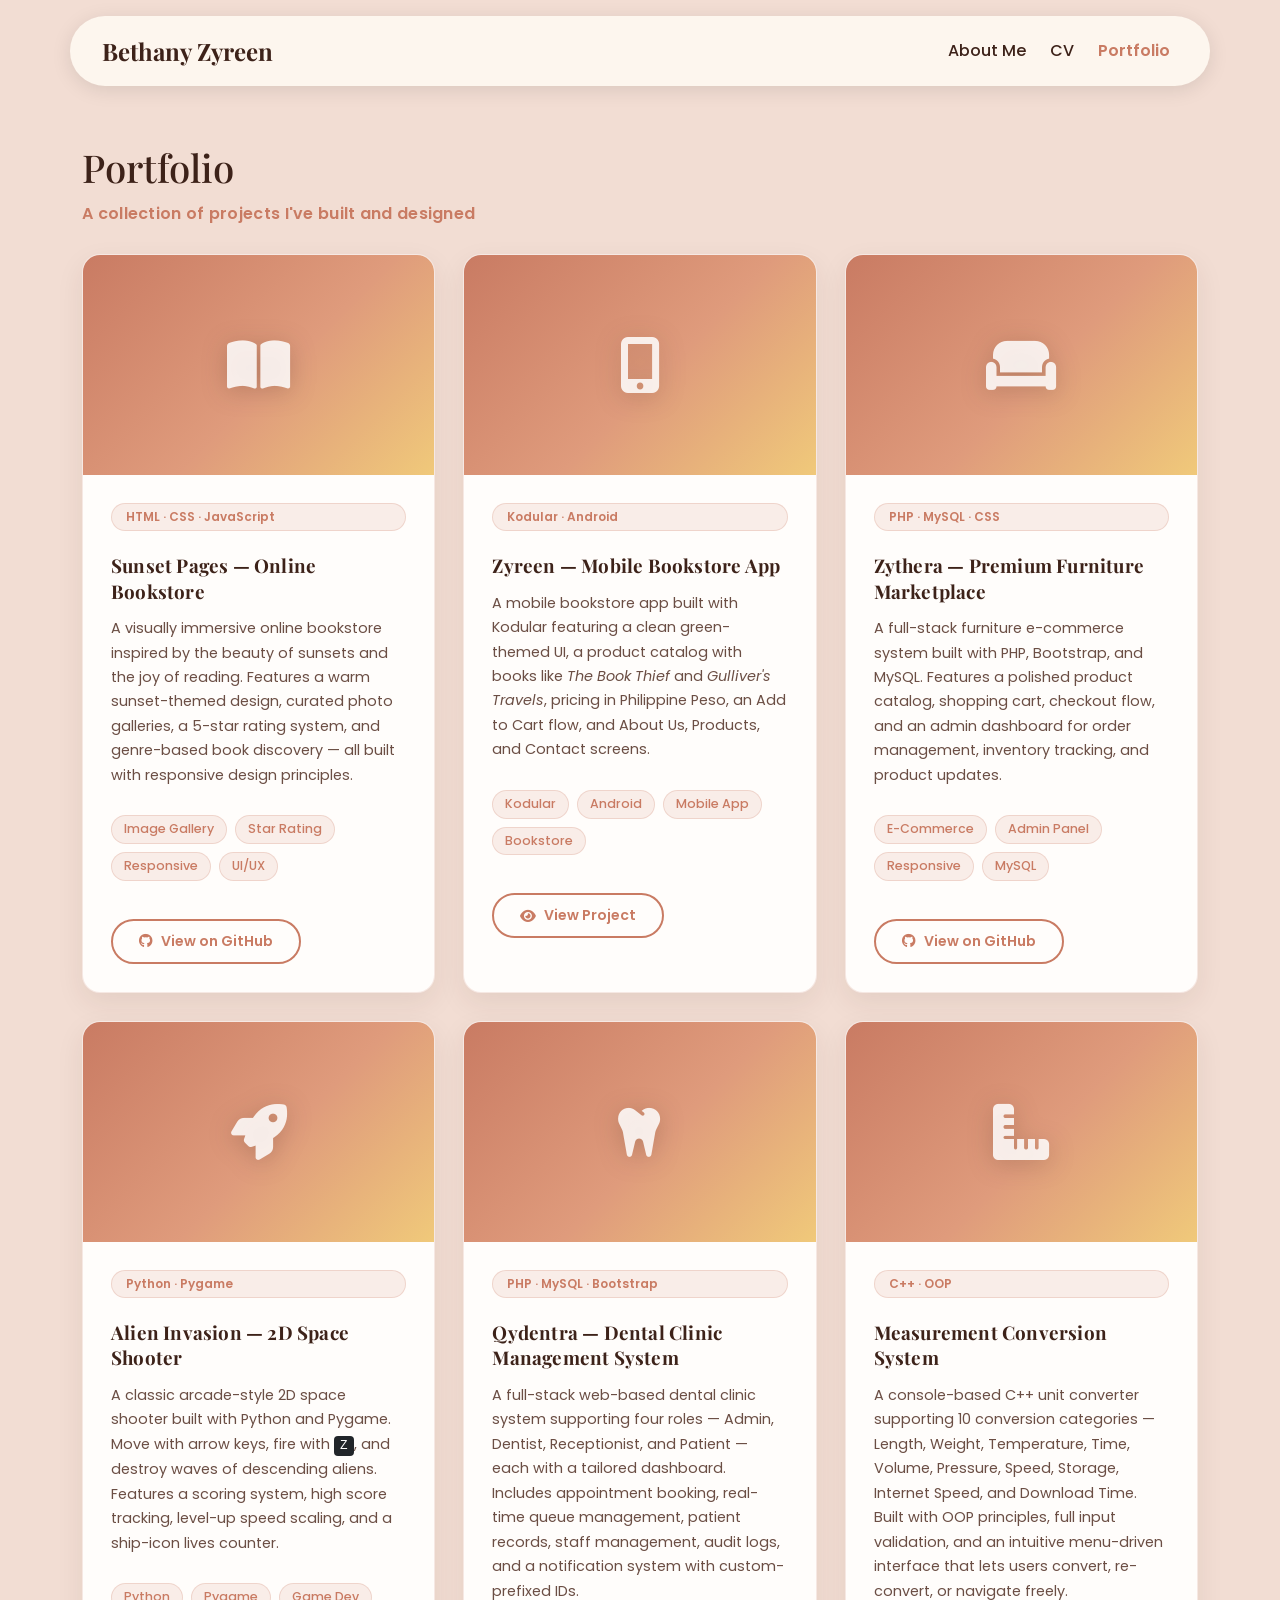
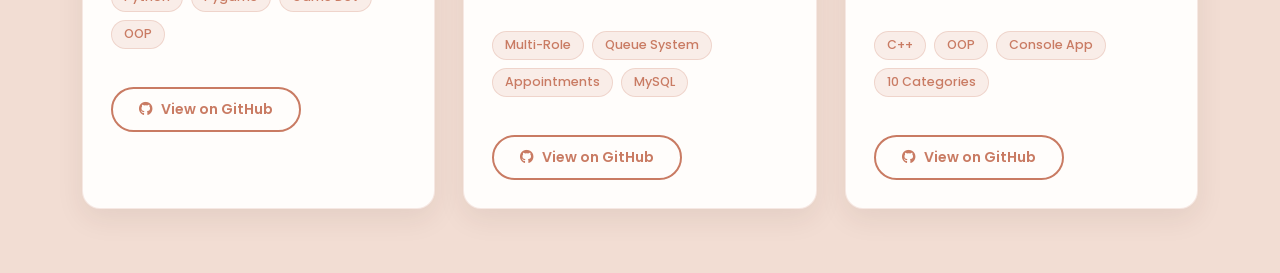
<file: portfolio.html>
<!DOCTYPE html>
<html lang="en">

<head>
  <meta charset="UTF-8">
  <meta name="viewport" content="width=device-width, initial-scale=1.0">
  <title> Zyrena – Portfolio</title>
  <link rel="icon" type="image/svg+xml" href="assets/img/Group13.svg">
  <link href="https://cdn.jsdelivr.net/npm/bootstrap@5.3.3/dist/css/bootstrap.min.css" rel="stylesheet">
  <link
    href="https://fonts.googleapis.com/css2?family=Playfair+Display:wght@600;700&family=Poppins:wght@300;400;500;600&display=swap"
    rel="stylesheet">
  <link rel="stylesheet" href="https://cdnjs.cloudflare.com/ajax/libs/font-awesome/6.5.0/css/all.min.css">
  <link rel="stylesheet" href="assets/css/style.css">
  <style>
    /* ── FORCE 3-COLUMN GRID ── */
    .project-grid {
      display: grid;
      grid-template-columns: repeat(3, 1fr);
      gap: 28px;
      align-items: stretch;
    }
    @media (max-width: 991px) {
      .project-grid { grid-template-columns: repeat(2, 1fr); gap: 22px; }
    }
    @media (max-width: 600px) {
      .project-grid { grid-template-columns: 1fr; gap: 18px; }
    }

    /* ── HIGHLIGHT GLOW when jumped to from CV ── */
    .project-card:target,
    .project-card.highlight {
      animation: cardHighlight 2s ease forwards;
    }
    @keyframes cardHighlight {
      0%   { box-shadow: 0 0 0 3px var(--accent), 0 10px 28px rgba(61,34,25,.08); border-color: var(--accent); }
      70%  { box-shadow: 0 0 0 3px var(--accent), 0 10px 28px rgba(61,34,25,.08); border-color: var(--accent); }
      100% { box-shadow: var(--shadow-soft); border-color: var(--line-soft); }
    }
  </style>
</head>

<body>

  <!-- NAVBAR -->
  <nav class="navbar navbar-expand-lg fixed-top custom-nav">
    <div class="container">
      <a class="navbar-brand logo" href="index.html"> Bethany Zyreen</a>
      <button class="navbar-toggler" data-bs-toggle="collapse" data-bs-target="#menu">
        <span class="navbar-toggler-icon"></span>
      </button>
      <div class="collapse navbar-collapse" id="menu">
        <ul class="navbar-nav ms-auto">
          <li class="nav-item"><a href="index.html" class="nav-link">About Me</a></li>
          <li class="nav-item"><a href="cv.html" class="nav-link">CV</a></li>
          <li class="nav-item"><a href="portfolio.html" class="nav-link active">Portfolio</a></li>
        </ul>
      </div>
    </div>
  </nav>

  <!-- PAGE HEADER -->
  <section class="page-header">
    <div class="container">
      <h1 class="section-title">Portfolio</h1>
      <p class="page-subtitle">A collection of projects I've built and designed</p>
    </div>
  </section>

  <!-- PROJECTS -->
  <section class="section pt-0">
    <div class="container">
      <div class="project-grid">

        <!-- ROW 1 ─────────────────────────────────── -->

        <!-- PROJECT 1: Sunset Pages -->
        <article class="project-card" id="sunset-pages">
          <div class="project-image sunset-panel">
            <i class="fas fa-book-open panel-icon"></i>
          </div>
          <div class="project-content">
            <span class="project-badge">HTML · CSS · JavaScript</span>
            <h3>Sunset Pages — Online Bookstore</h3>
            <p>
              A visually immersive online bookstore inspired by the beauty of sunsets and the joy of reading.
              Features a warm sunset-themed design, curated photo galleries, a 5-star rating system,
              and genre-based book discovery — all built with responsive design principles.
            </p>
            <div class="project-tags">
              <span class="tag">Image Gallery</span>
              <span class="tag">Star Rating</span>
              <span class="tag">Responsive</span>
              <span class="tag">UI/UX</span>
            </div>
            <a href="https://github.com/bethanyzyreen/Sunset_Pages.git" target="_blank" rel="noopener noreferrer" class="btn btn-project mt-3">
              <i class="fab fa-github"></i> View on GitHub
            </a>
          </div>
        </article>

        <!-- PROJECT 2: Zyreen Mobile App -->
        <article class="project-card" id="zyreen-mobile">
          <div class="project-image sunset-panel">
            <i class="fas fa-mobile-alt panel-icon"></i>
          </div>
          <div class="project-content">
            <span class="project-badge">Kodular · Android</span>
            <h3>Zyreen — Mobile Bookstore App</h3>
            <p>
              A mobile bookstore app built with Kodular featuring a clean green-themed UI, a product catalog
              with books like <em>The Book Thief</em> and <em>Gulliver's Travels</em>, pricing in Philippine
              Peso, an Add to Cart flow, and About Us, Products, and Contact screens.
            </p>
            <div class="project-tags">
              <span class="tag">Kodular</span>
              <span class="tag">Android</span>
              <span class="tag">Mobile App</span>
              <span class="tag">Bookstore</span>
            </div>
            <a href="zyreen-mobile.html" class="btn btn-project mt-3">
              <i class="fas fa-eye"></i> View Project
            </a>
          </div>
        </article>

        <!-- PROJECT 3: Zythera Furniture -->
        <article class="project-card" id="zythera">
          <div class="project-image sunset-panel">
            <i class="fas fa-couch panel-icon"></i>
          </div>
          <div class="project-content">
            <span class="project-badge">PHP · MySQL · CSS</span>
            <h3>Zythera — Premium Furniture Marketplace</h3>
            <p>
              A full-stack furniture e-commerce system built with PHP, Bootstrap, and MySQL.
              Features a polished product catalog, shopping cart, checkout flow, and an admin
              dashboard for order management, inventory tracking, and product updates.
            </p>
            <div class="project-tags">
              <span class="tag">E-Commerce</span>
              <span class="tag">Admin Panel</span>
              <span class="tag">Responsive</span>
              <span class="tag">MySQL</span>
            </div>
            <a href="https://github.com/snckish/Zythera.git" target="_blank" rel="noopener noreferrer" class="btn btn-project mt-3">
              <i class="fab fa-github"></i> View on GitHub
            </a>
          </div>
        </article>

        <!-- ROW 2 ─────────────────────────────────── -->

        <!-- PROJECT 4: Alien Invasion -->
        <article class="project-card" id="alien-invasion">
          <div class="project-image sunset-panel">
            <i class="fas fa-rocket panel-icon"></i>
          </div>
          <div class="project-content">
            <span class="project-badge">Python · Pygame</span>
            <h3>Alien Invasion — 2D Space Shooter</h3>
            <p>
              A classic arcade-style 2D space shooter built with Python and Pygame.
              Move with arrow keys, fire with <kbd>Z</kbd>, and destroy waves of descending aliens.
              Features a scoring system, high score tracking, level-up speed scaling, and
              a ship-icon lives counter.
            </p>
            <div class="project-tags">
              <span class="tag">Python</span>
              <span class="tag">Pygame</span>
              <span class="tag">Game Dev</span>
              <span class="tag">OOP</span>
            </div>
            <a href="https://github.com/bethanyzyreen/alien_invasion.git" target="_blank" rel="noopener noreferrer" class="btn btn-project mt-3">
              <i class="fab fa-github"></i> View on GitHub
            </a>
          </div>
        </article>

        <!-- PROJECT 5: Qydentra Dental Clinic -->
        <article class="project-card" id="qydentra">
          <div class="project-image sunset-panel">
            <i class="fas fa-tooth panel-icon"></i>
          </div>
          <div class="project-content">
            <span class="project-badge">PHP · MySQL · Bootstrap</span>
            <h3>Qydentra — Dental Clinic Management System</h3>
            <p>
              A full-stack web-based dental clinic system supporting four roles — Admin, Dentist,
              Receptionist, and Patient — each with a tailored dashboard. Includes appointment booking,
              real-time queue management, patient records, staff management, audit logs,
              and a notification system with custom-prefixed IDs.
            </p>
            <div class="project-tags">
              <span class="tag">Multi-Role</span>
              <span class="tag">Queue System</span>
              <span class="tag">Appointments</span>
              <span class="tag">MySQL</span>
            </div>
            <a href="https://github.com/bethanyzyreen/Qydentra.git" target="_blank" rel="noopener noreferrer" class="btn btn-project mt-3">
              <i class="fab fa-github"></i> View on GitHub
            </a>
          </div>
        </article>

        <!-- PROJECT 6: Measurement Conversion System -->
        <article class="project-card" id="measurement-conversion">
          <div class="project-image sunset-panel">
            <i class="fas fa-ruler-combined panel-icon"></i>
          </div>
          <div class="project-content">
            <span class="project-badge">C++ · OOP</span>
            <h3>Measurement Conversion System</h3>
            <p>
              A console-based C++ unit converter supporting 10 conversion categories — Length, Weight,
              Temperature, Time, Volume, Pressure, Speed, Storage, Internet Speed, and Download Time.
              Built with OOP principles, full input validation, and an intuitive menu-driven interface
              that lets users convert, re-convert, or navigate freely.
            </p>
            <div class="project-tags">
              <span class="tag">C++</span>
              <span class="tag">OOP</span>
              <span class="tag">Console App</span>
              <span class="tag">10 Categories</span>
            </div>
            <a href="https://github.com/snckish/Measurement-Conversion-System.git" target="_blank" rel="noopener noreferrer" class="btn btn-project mt-3">
              <i class="fab fa-github"></i> View on GitHub
            </a>
          </div>
        </article>

      </div>
    </div>
  </section>

  <script src="https://cdn.jsdelivr.net/npm/bootstrap@5.3.3/dist/js/bootstrap.bundle.min.js"></script>
  <script src="assets/js/script.js"></script>

  <script>
    // Highlight the card targeted via URL hash (e.g. portfolio.html#qydentra)
    window.addEventListener('DOMContentLoaded', () => {
      if (location.hash) {
        const target = document.querySelector(location.hash);
        if (target) {
          setTimeout(() => {
            target.scrollIntoView({ behavior: 'smooth', block: 'center' });
            target.classList.add('highlight');
          }, 350);
        }
      }
    });
  </script>
</body>

</html>
</file>
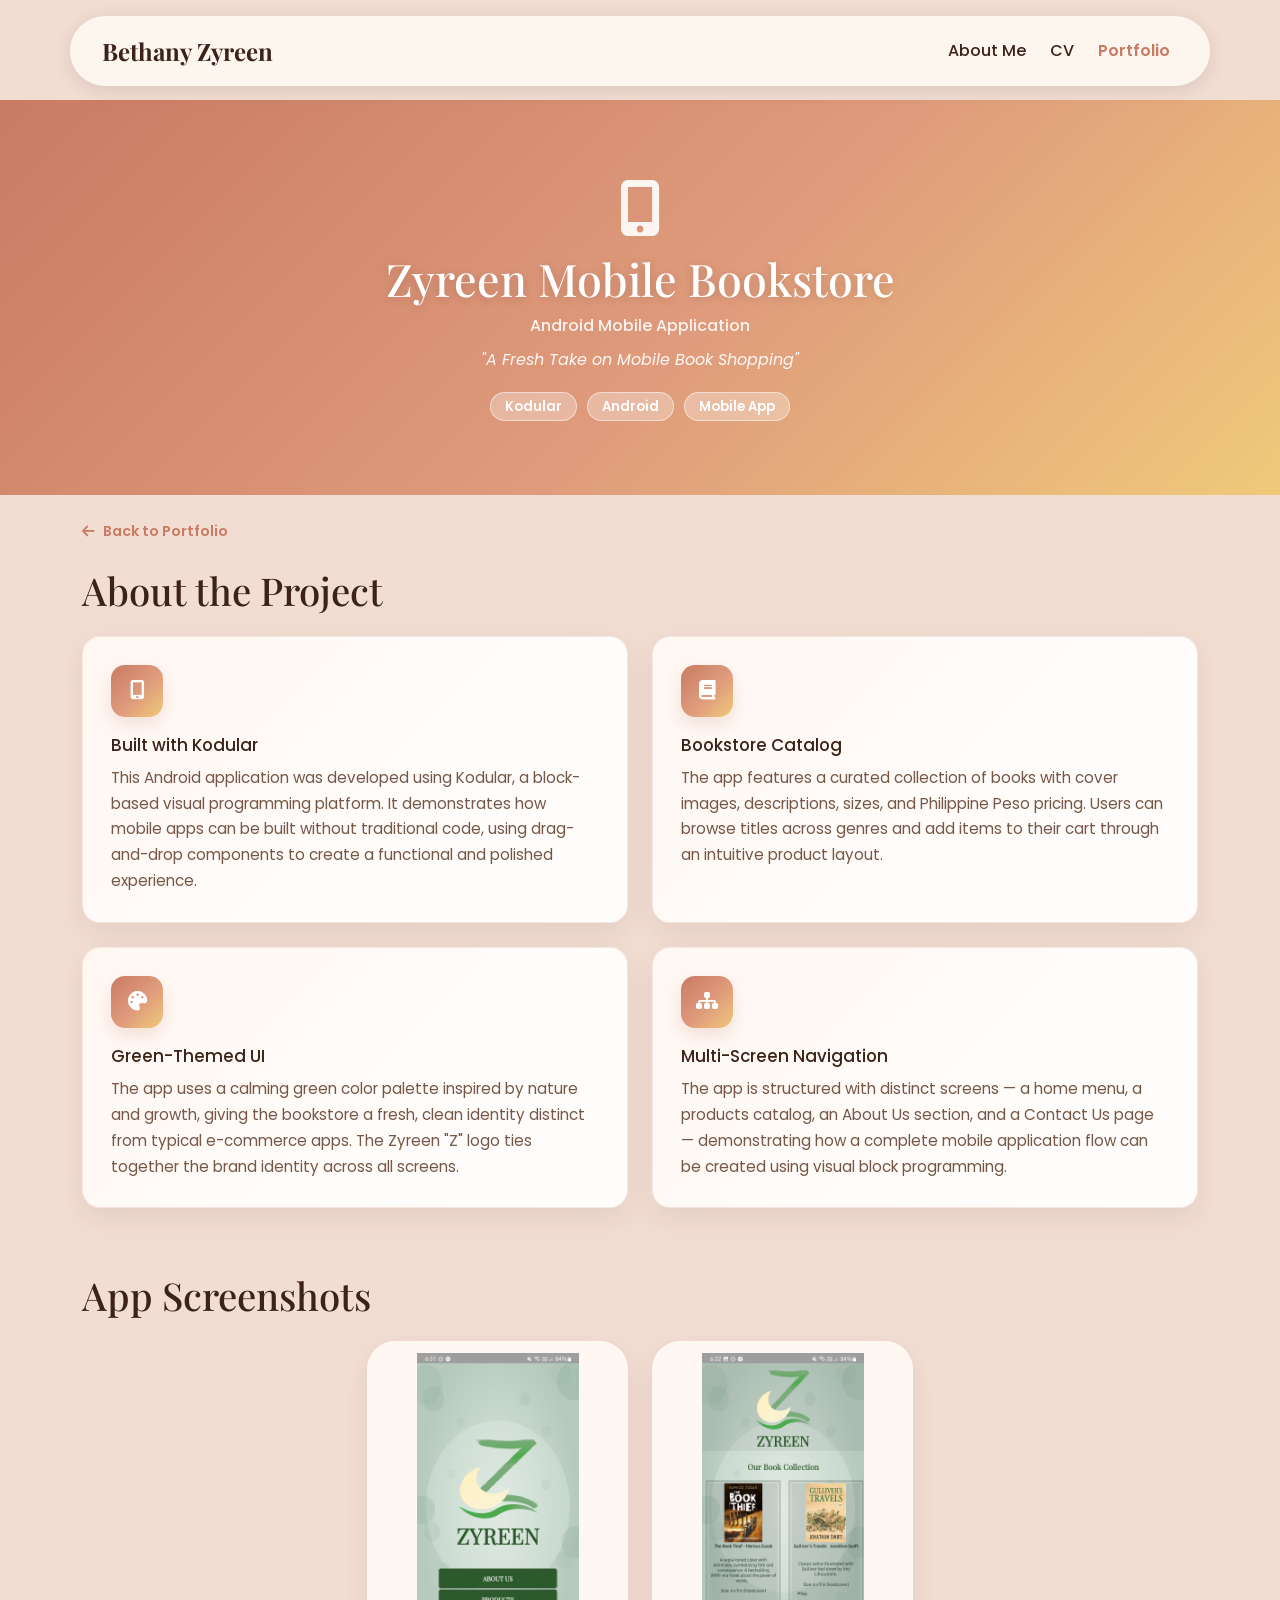
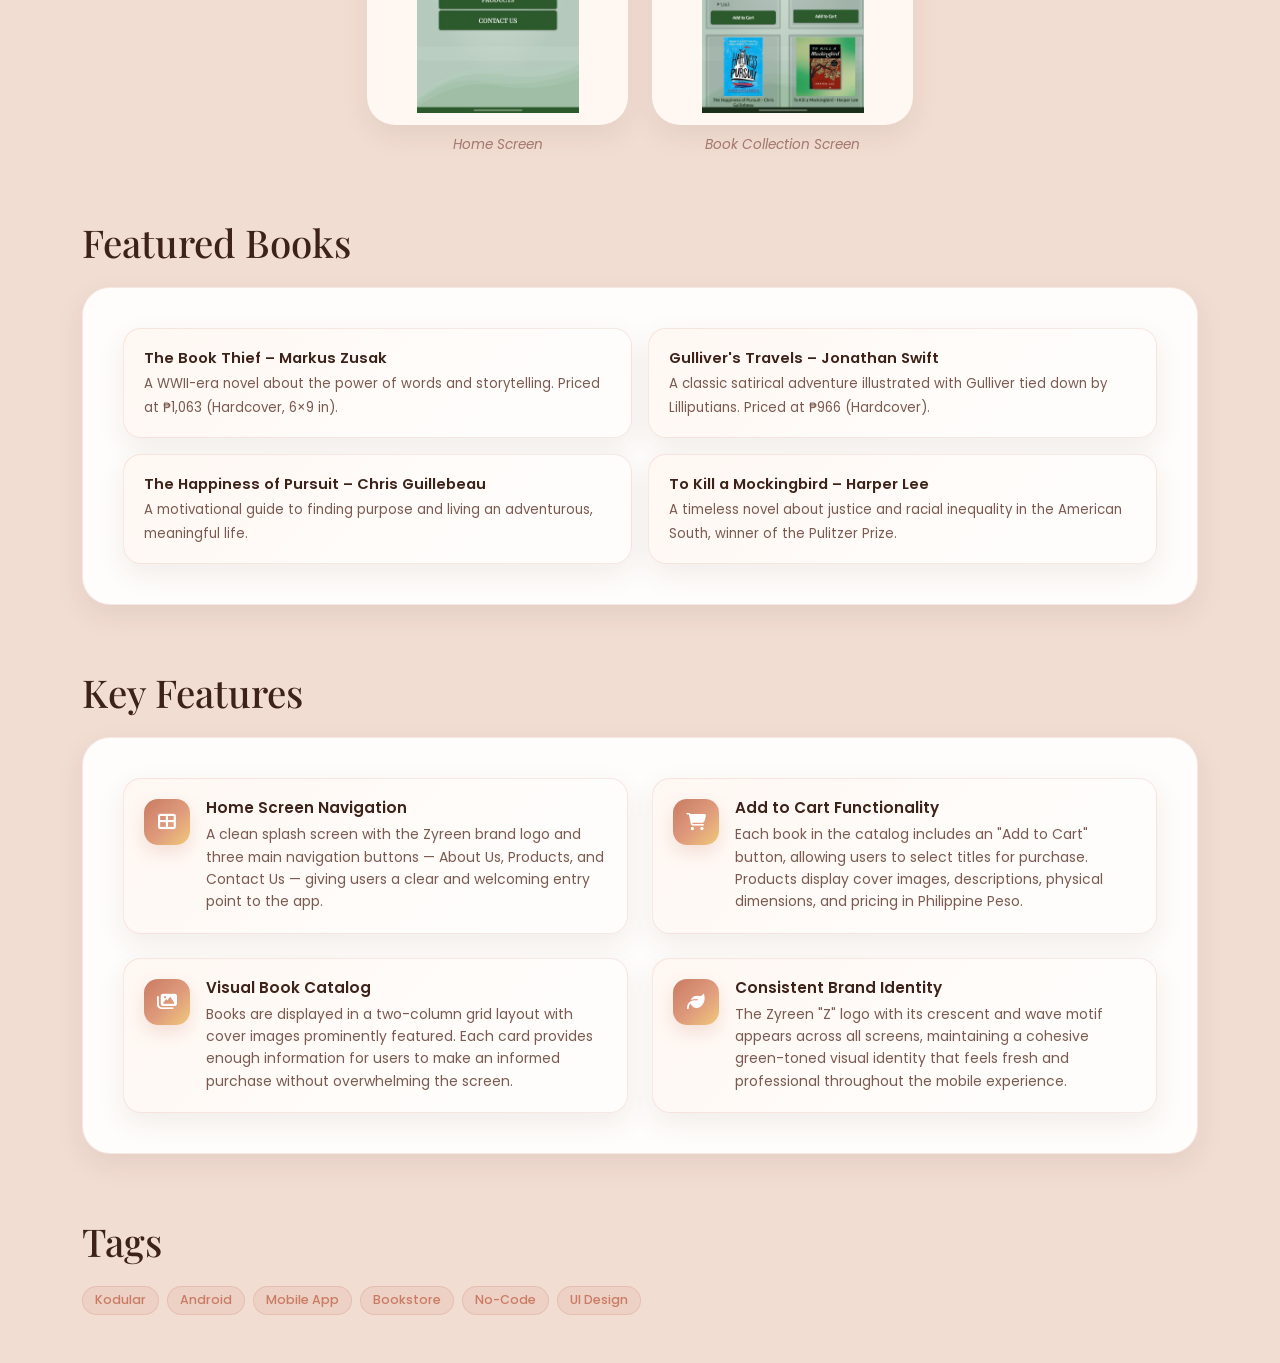
<file: zyreen-mobile.html>
<!DOCTYPE html>
<html lang="en">

<head>
  <meta charset="UTF-8">
  <meta name="viewport" content="width=device-width, initial-scale=1.0">
  <title>Zyrena – Zyreen Mobile App</title>
  <link rel="icon" type="image/svg+xml" href="assets/img/Group13.svg">
  <link href="https://cdn.jsdelivr.net/npm/bootstrap@5.3.3/dist/css/bootstrap.min.css" rel="stylesheet">
  <link
    href="https://fonts.googleapis.com/css2?family=Playfair+Display:wght@600;700&family=Poppins:wght@300;400;500;600&display=swap"
    rel="stylesheet">
  <link rel="stylesheet" href="https://cdnjs.cloudflare.com/ajax/libs/font-awesome/6.5.0/css/all.min.css">
  <link rel="stylesheet" href="assets/css/style.css">
</head>

<body>

  <!-- NAVBAR -->
  <nav class="navbar navbar-expand-lg fixed-top custom-nav">
    <div class="container">
      <a class="navbar-brand logo" href="index.html">Bethany Zyreen</a>
      <button class="navbar-toggler" data-bs-toggle="collapse" data-bs-target="#menu">
        <span class="navbar-toggler-icon"></span>
      </button>
      <div class="collapse navbar-collapse" id="menu">
        <ul class="navbar-nav ms-auto">
          <li class="nav-item"><a href="index.html" class="nav-link">About Me</a></li>
          <li class="nav-item"><a href="cv.html" class="nav-link">CV</a></li>
          <li class="nav-item"><a href="portfolio.html" class="nav-link active">Portfolio</a></li>
        </ul>
      </div>
    </div>
  </nav>

  <!-- HERO BANNER -->
   <section class="detail-hero kodular-hero">
    <div class="container text-center">
      <i class="fas fa-mobile-alt detail-hero-icon"></i>
      <h1 class="detail-hero-title">Zyreen Mobile Bookstore</h1>
      <p class="detail-hero-sub">Android Mobile Application</p>
      <p class="detail-hero-tagline">"A Fresh Take on Mobile Book Shopping"</p>
      <div class="detail-badges">
        <span class="project-badge">Kodular</span>
        <span class="project-badge">Android</span>
        <span class="project-badge">Mobile App</span>
      </div>
    </div>
  </section>

  <!-- BACK LINK -->
  <div class="container mt-4">
    <a href="portfolio.html" class="back-link"><i class="fas fa-arrow-left"></i> Back to Portfolio</a>
  </div>

  <!-- ABOUT -->
  <section class="section pt-4">
    <div class="container">
      <h2 class="section-title">About the Project</h2>
      <div class="row g-4">
        <div class="col-12 col-md-6 d-flex">
          <div class="project-summary-item w-100">
            <div class="project-summary-icon"><i class="fas fa-mobile-alt"></i></div>
            <h5>Built with Kodular</h5>
            <p>This Android application was developed using Kodular, a block-based visual programming platform. It
              demonstrates how mobile apps can be built without traditional code, using drag-and-drop components to
              create a functional and polished experience.</p>
          </div>
        </div>
        <div class="col-12 col-md-6 d-flex">
          <div class="project-summary-item w-100">
            <div class="project-summary-icon"><i class="fas fa-book"></i></div>
            <h5>Bookstore Catalog</h5>
            <p>The app features a curated collection of books with cover images, descriptions, sizes, and Philippine
              Peso pricing. Users can browse titles across genres and add items to their cart through an intuitive
              product layout.</p>
          </div>
        </div>
        <div class="col-12 col-md-6 d-flex">
          <div class="project-summary-item w-100">
            <div class="project-summary-icon"><i class="fas fa-palette"></i></div>
            <h5>Green-Themed UI</h5>
            <p>The app uses a calming green color palette inspired by nature and growth, giving the bookstore a fresh,
              clean identity distinct from typical e-commerce apps. The Zyreen "Z" logo ties together the brand identity
              across all screens.</p>
          </div>
        </div>
        <div class="col-12 col-md-6 d-flex">
          <div class="project-summary-item w-100">
            <div class="project-summary-icon"><i class="fas fa-sitemap"></i></div>
            <h5>Multi-Screen Navigation</h5>
            <p>The app is structured with distinct screens — a home menu, a products catalog, an About Us section, and a
              Contact Us page — demonstrating how a complete mobile application flow can be created using visual block
              programming.</p>
          </div>
        </div>
      </div>
    </div>
  </section>

  <!-- PROJECT SCREENSHOTS -->
  <section class="section pt-0">
    <div class="container">
      <h2 class="section-title">App Screenshots</h2>
      <div class="row g-4 project-screenshots-row justify-content-center">
        <div class="col-6 col-md-3">
          <div class="project-screenshot app-screenshot">
            <img src="assets/img/kodular.jpg" alt="Zyreen app home screen" class="img-fluid">
          </div>
          <p class="screenshot-caption">Home Screen</p>
        </div>
        <div class="col-6 col-md-3">
          <div class="project-screenshot app-screenshot">
            <img src="assets/img/kodulrr.jpg" alt="Zyreen app book collection" class="img-fluid">
          </div>
          <p class="screenshot-caption">Book Collection
            Screen</p>
        </div>
      </div>
    </div>
  </section>

  <!-- BOOK COLLECTION -->
  <section class="section pt-0">
    <div class="container">
      <h2 class="section-title">Featured Books</h2>
      <div class="card-section">
        <div class="row g-3">
          <div class="col-12 col-md-6">
            <div class="sp-genre-item">
              <span class="sp-genre-title">The Book Thief – Markus Zusak</span>
              <span class="sp-genre-desc">A WWII-era novel about the power of words and storytelling. Priced at ₱1,063
                (Hardcover, 6×9 in).</span>
            </div>
          </div>
          <div class="col-12 col-md-6">
            <div class="sp-genre-item">
              <span class="sp-genre-title">Gulliver's Travels – Jonathan Swift</span>
              <span class="sp-genre-desc">A classic satirical adventure illustrated with Gulliver tied down by
                Lilliputians. Priced at ₱966 (Hardcover).</span>
            </div>
          </div>
          <div class="col-12 col-md-6">
            <div class="sp-genre-item">
              <span class="sp-genre-title">The Happiness of Pursuit – Chris Guillebeau</span>
              <span class="sp-genre-desc">A motivational guide to finding purpose and living an adventurous, meaningful
                life.</span>
            </div>
          </div>
          <div class="col-12 col-md-6">
            <div class="sp-genre-item">
              <span class="sp-genre-title">To Kill a Mockingbird – Harper Lee</span>
              <span class="sp-genre-desc">A timeless novel about justice and racial inequality in the American South,
                winner of the Pulitzer Prize.</span>
            </div>
          </div>
        </div>
      </div>
    </div>
  </section>

  <!-- KEY FEATURES -->
  <section class="section pt-0">
    <div class="container">
      <h2 class="section-title">Key Features</h2>
      <div class="card-section">
        <div class="row g-4">

          <div class="col-12 col-md-6">
            <div class="feature-card">
              <div class="feature-icon"><i class="fas fa-th-large"></i></div>
              <div>
                <h6>Home Screen Navigation</h6>
                <p>A clean splash screen with the Zyreen brand logo and three main navigation buttons — About Us,
                  Products, and Contact Us — giving users a clear and welcoming entry point to the app.</p>
              </div>
            </div>
          </div>

          <div class="col-12 col-md-6">
            <div class="feature-card">
              <div class="feature-icon"><i class="fas fa-shopping-cart"></i></div>
              <div>
                <h6>Add to Cart Functionality</h6>
                <p>Each book in the catalog includes an "Add to Cart" button, allowing users to select titles for
                  purchase. Products display cover images, descriptions, physical dimensions, and pricing in Philippine
                  Peso.</p>
              </div>
            </div>
          </div>

          <div class="col-12 col-md-6">
            <div class="feature-card">
              <div class="feature-icon"><i class="fas fa-images"></i></div>
              <div>
                <h6>Visual Book Catalog</h6>
                <p>Books are displayed in a two-column grid layout with cover images prominently featured. Each card
                  provides enough information for users to make an informed purchase without overwhelming the screen.
                </p>
              </div>
            </div>
          </div>

          <div class="col-12 col-md-6">
            <div class="feature-card">
              <div class="feature-icon"><i class="fas fa-leaf"></i></div>
              <div>
                <h6>Consistent Brand Identity</h6>
                <p>The Zyreen "Z" logo with its crescent and wave motif appears across all screens, maintaining a
                  cohesive green-toned visual identity that feels fresh and professional throughout the mobile
                  experience.</p>
              </div>
            </div>
          </div>

        </div>
      </div>
    </div>
  </section>

  <!-- TAGS -->
  <section class="section pt-0 pb-5">
    <div class="container">
      <h2 class="section-title">Tags</h2>
      <div class="project-tags">
        <span class="tag">Kodular</span>
        <span class="tag">Android</span>
        <span class="tag">Mobile App</span>
        <span class="tag">Bookstore</span>
        <span class="tag">No-Code</span>
        <span class="tag">UI Design</span>
      </div>
    </div>
  </section>

  <script src="https://cdn.jsdelivr.net/npm/bootstrap@5.3.3/dist/js/bootstrap.bundle.min.js"></script>
  <script src="assets/js/script.js"></script>
</body>

</html>
</file>
<file: assets/css/style.css>
:root {
  --bg: #f2ddd3;
  --nav: #fdf6ee;
  --card: #fff;
  --accent-light: #e8b4a0;
  --accent: #c97b63;
  --dark: #3d2219;
}

body {
  background: var(--bg);
  font-family: 'Poppins', sans-serif;
  padding-top: 100px;
  color: var(--dark);
}

/* ── TYPOGRAPHY ── */
.logo,
.section-title,
.hero-title {
  font-family: 'Playfair Display', serif;
}

/* ── NAVBAR ── */
.custom-nav {
  background: transparent !important;
  box-shadow: none !important;
  padding: 16px 0;
}

.custom-nav .container {
  background: var(--nav);
  border-radius: 50px;
  box-shadow: 0 4px 20px rgba(0,0,0,.10);
  padding: 12px 32px !important;
}

.logo {
  font-size: 1.5rem;
  font-weight: 700;
  color: var(--dark) !important;
  text-decoration: none;
}

.nav-link {
  font-weight: 500;
  color: var(--dark) !important;
  margin-left: 8px;
}

/* ── HERO ── */
.hero-section {
  padding: 50px 0;
}

.hero-card {
  background: #fff;
  padding: 30px;
  border-radius: 35px;
  box-shadow: 0 8px 25px rgba(0,0,0,.08);
}

.hero-image {
  height: 400px;
  width: 100%;
  object-fit: cover;
  border-radius: 25px;
  /* Placeholder color when image is missing */
  background: var(--accent-light);
  display: block;
  min-height: 350px;
}

.hero-text-col {
  padding-left: 20px;
}

.hero-title {
  font-size: 2.6rem;
  margin-bottom: 6px;
}

.location {
  color: var(--accent);
  font-weight: 600;
  margin-bottom: 16px;
}

.hero-text {
  line-height: 1.8;
  margin-bottom: 24px;
  font-size: 0.95rem;
}

.btn-main,
.btn-project,
.btn-submit {
  border: 2px solid var(--accent);
  color: var(--accent);
  border-radius: 50px;
  padding: 12px 30px;
  font-weight: 500;
  background: transparent;
  text-decoration: none;
  display: inline-block;
  transition: all 0.25s ease;
}

.btn-main,
.btn-project {
  padding: 12px 30px;
}

.btn-submit {
  padding: 14px 52px;
  font-weight: 600;
}

.btn-main:hover,
.btn-project:hover,
.btn-submit:hover {
  background: var(--accent);
  color: white;
  opacity: 0.95;
}

/* ── SECTIONS ── */
.section {
  padding: 70px 0;
}

.section-title {
  font-size: 2.4rem;
  margin-bottom: 24px;
  color: var(--dark);
}

.card-section {
  background: white;
  padding: 40px;
  border-radius: 30px;
  box-shadow: 0 8px 25px rgba(0,0,0,.08);
}

/* ── SKILLS ── */
.skill-list {
  list-style: disc;
  padding-left: 20px;
  line-height: 2.2;
}

.skill-list li {
  font-size: 0.95rem;
}

/* ── EDUCATION ── */
.education-list {
  list-style: disc;
  padding-left: 20px;
}

.education-list li {
  margin-bottom: 20px;
  line-height: 1.8;
  font-size: 0.95rem;
}

.education-list li:last-child {
  margin-bottom: 0;
}

/* ── PROJECTS GRID ── */
.project-grid {
  display: grid;
  grid-template-columns: repeat(auto-fit, minmax(300px, 1fr));
  gap: 28px;
  align-items: stretch;
}

.project-card {
  display: flex;
  flex-direction: column;
  overflow: hidden;
  border-radius: 25px;
  background: white;
  box-shadow: 0 5px 20px rgba(0,0,0,.08);
}

.project-image {
  position: relative;
  width: 100%;
  height: 220px;
  padding: 22px;
  display: flex;
  align-items: center;
  justify-content: center;
  background: var(--accent-light);
  flex-shrink: 0;
  overflow: hidden;
}

.project-image img {
  max-width: 100%;
  max-height: 100%;
  width: auto;
  height: auto;
  object-fit: contain;
  border-radius: 14px;
  box-shadow: 0 14px 30px rgba(61, 34, 25, 0.2);
  transition: transform 0.45s ease, box-shadow 0.45s ease;
}

.project-card:hover .project-image img {
  transform: translateY(-4px) scale(1.035);
  box-shadow: 0 18px 36px rgba(61, 34, 25, 0.26);
}

.project-content {
  padding: 28px;
  flex: 1;
  display: flex;
  flex-direction: column;
}

.project-content h3 {
  font-family: 'Playfair Display', serif;
  font-size: 1.18rem;
  font-weight: 700;
  letter-spacing: 0.2px;
  margin: 8px 0 12px;
  line-height: 1.35;
  color: var(--dark);
}

.project-content p {
  font-size: 0.9rem;
  line-height: 1.7;
  color: #6b4e44;
  margin-bottom: 18px;
}

.project-content .project-tags {
  margin-bottom: 22px;
}

.btn-project {
  border: 2px solid var(--accent);
  color: var(--accent);
  border-radius: 50px;
  padding: 10px 26px;
  font-size: 0.88rem;
  font-weight: 600;
  background: transparent;
  display: inline-flex;
  align-items: center;
  gap: 8px;
  align-self: flex-start;
  margin-top: auto;
  transition: all .25s ease;
}

.btn-project:hover {
  background: var(--accent);
  color: white;
}

/* ── CONTACT FORM ── */
.card-section {
  background: #fff;
  padding: 40px;
  border-radius: 30px;
  border: 1px solid rgba(201, 123, 99, 0.18);
  box-shadow: 0 10px 30px rgba(0, 0, 0, 0.06);
}

.card-section form {
  color: var(--dark);
}

.card-section .section-title {
  color: var(--dark);
}

.custom-input {
  border: 2px solid rgba(201, 123, 99, 0.35);
  border-radius: 22px;
  padding: 16px 20px;
  font-family: 'Poppins', sans-serif;
  font-size: 0.95rem;
  background: #fbf1ed;
  color: #3a2320;
  transition: border-color 0.25s ease, background 0.25s ease, box-shadow 0.25s ease;
}

.custom-input::placeholder {
  color: #a57a70;
  opacity: 1;
}

.custom-input:focus {
  border-color: var(--accent);
  background: white;
  box-shadow: 0 0 0 4px rgba(201, 123, 99, 0.12);
}

textarea.custom-input {
  min-height: 160px;
  resize: vertical;
}

.page-transition-overlay {
  position: fixed;
  inset: 0;
  z-index: 9999;
  background: var(--bg);
  opacity: 1;
  pointer-events: none;
  transition: opacity 0.4s ease;
}

.page-transition-overlay.hidden {
  opacity: 0;
}

.page-transition-overlay.visible {
  opacity: 1;
  pointer-events: all;
}

.btn-submit {
  background: var(--accent);
  color: white;
  padding: 14px 52px;
  border-radius: 50px;
  font-weight: 600;
  border: 1px solid transparent;
  transition: transform 0.2s ease, opacity 0.2s ease, box-shadow 0.2s ease;
  position: relative;
  overflow: hidden;
}

.btn-main,
.btn-project,
.btn-submit,
.back-link {
  transition: transform 0.25s ease, opacity 0.25s ease, box-shadow 0.25s ease;
  position: relative;
  overflow: hidden;
}

.btn-main:hover,
.btn-project:hover,
.btn-submit:hover,
.back-link:hover {
  opacity: 0.95;
  transform: translateY(-2px) scale(1.01);
}

.btn-submit:focus,
.btn-submit:active,
.btn-main:focus,
.btn-main:active,
.btn-project:focus,
.btn-project:active {
  outline: none;
  background: var(--accent);
  color: white;
  box-shadow: 0 0 0 6px rgba(201, 123, 99, 0.18);
}

.back-link:focus,
.back-link:active {
  outline: none;
  background: transparent;
  color: var(--accent);
  box-shadow: none;
}

.animated-card {
  opacity: 0;
  transform: translateY(22px);
  transition: opacity 0.55s ease, transform 0.55s ease;
}

.animated-card.visible {
  opacity: 1;
  transform: translateY(0);
}

.ripple {
  position: absolute;
  border-radius: 50%;
  transform: scale(0);
  background: rgba(255, 255, 255, 0.45);
  pointer-events: none;
}

@keyframes ripple-effect {
  to {
    transform: scale(4);
    opacity: 0;
  }
}

/* ── RESPONSIVE: TABLET ── */
@media (max-width: 991px) {
  .project-grid {
    grid-template-columns: repeat(auto-fit, minmax(280px, 1fr));
    gap: 24px;
  }

  .project-content {
    padding: 26px;
  }

  .project-content h3 {
    font-size: 1.12rem;
  }
}

/* ── RESPONSIVE: MOBILE ── */
@media (max-width: 767px) {
  .card-section {
    padding: 20px 16px;
  }

  .project-grid {
    grid-template-columns: 1fr;
    gap: 20px;
  }

  .project-card {
    border-radius: 20px;
  }

  .project-image {
    height: 190px;
    padding: 16px;
  }

  .project-content {
    padding: 22px 20px;
  }

  .project-content h3 {
    font-size: 1.05rem;
    margin: 6px 0 10px;
  }

  .project-content p {
    font-size: 0.88rem;
    margin-bottom: 14px;
  }

  .project-tags {
    gap: 6px;
  }

  .tag {
    font-size: 0.72rem;
    padding: 3px 10px;
  }

  .btn-project {
    padding: 9px 22px;
    font-size: 0.85rem;
  }

  .page-header {
    padding: 30px 0 16px;
  }

  .section-title {
    font-size: 1.9rem;
  }
}

/* ── FOOTER ── */
footer {
  padding: 40px 0 20px;
}

.footer-card {
  background: white;
  padding: 36px 40px;
  border-radius: 30px;
  box-shadow: 0 8px 25px rgba(0,0,0,.08);
  font-size: 0.93rem;
}

.footer-card p {
  margin-bottom: 8px;
}

.footer-icon {
  color: var(--accent);
  margin-right: 8px;
  font-size: 1rem;
}

.copyright {
  text-align: center;
  margin-top: 30px;
  font-weight: 600;
  font-size: 0.9rem;
  color: var(--dark);
}
/* ── SUNSET PAGES PROJECT ── */
.sunset-bg {
  background: linear-gradient(160deg, #c97b63 0%, #d4886a 30%, #e8a87c 55%, #f2c87a 80%, #c97b63 100%);
  display: flex;
  align-items: center;
  justify-content: center;
}

.sunset-icon {
  font-size: 3rem;
  color: rgba(255,255,255,0.85);
  text-align: center;
}

.project-badge {
  display: inline-block;
  background: var(--accent-light);
  color: var(--dark);
  font-size: 0.75rem;
  font-weight: 600;
  padding: 4px 14px;
  border-radius: 50px;
  margin-bottom: 14px;
}

.project-tags {
  display: flex;
  flex-wrap: wrap;
  gap: 8px;
  margin-top: 10px;
}

.tag {
  background: #f9ede8;
  color: var(--accent);
  border: 1px solid var(--accent-light);
  font-size: 0.78rem;
  font-weight: 500;
  padding: 4px 12px;
  border-radius: 50px;
}

/* ── PAGE HEADER (CV & Portfolio pages) ── */
.page-header {
  padding: 50px 0 30px;
}

.page-subtitle {
  color: var(--accent);
  font-weight: 500;
  font-size: 1rem;
  margin-top: -10px;
  margin-bottom: 0;
}

/* ── ACTIVE NAV LINK ── */
.nav-link.active {
  color: var(--accent) !important;
  font-weight: 600;
}

/* ── TIMELINE (CV Education) ── */
.timeline-list {
  list-style: none;
  padding: 0;
  margin: 0;
  position: relative;
}

.timeline-list::before {
  content: '';
  position: absolute;
  left: 10px;
  top: 8px;
  bottom: 8px;
  width: 2px;
  background: var(--accent-light);
}

.timeline-item {
  display: flex;
  gap: 20px;
  margin-bottom: 32px;
  position: relative;
}

.timeline-item:last-child {
  margin-bottom: 0;
}

.timeline-dot {
  width: 22px;
  height: 22px;
  border-radius: 50%;
  background: var(--accent);
  flex-shrink: 0;
  margin-top: 2px;
  box-shadow: 0 0 0 4px var(--accent-light);
  z-index: 1;
}

.timeline-body {
  flex: 1;
}

.timeline-year {
  display: inline-block;
  background: var(--accent-light);
  color: var(--dark);
  font-size: 0.75rem;
  font-weight: 600;
  padding: 3px 12px;
  border-radius: 50px;
  margin-bottom: 6px;
}

.timeline-body h5 {
  font-family: 'Playfair Display', serif;
  font-size: 1.05rem;
  margin-bottom: 2px;
}

.timeline-body p {
  font-size: 0.88rem;
  color: #7a5a50;
  margin: 0;
}

/* ── SKILL BARS (CV Skills) ── */
.skill-group-label {
  font-weight: 600;
  font-size: 0.85rem;
  text-transform: uppercase;
  letter-spacing: 1px;
  color: var(--accent);
  margin-bottom: 16px;
}

.skill-bars {
  display: flex;
  flex-direction: column;
  gap: 14px;
}

.skill-bar-item {
  display: flex;
  flex-direction: column;
  align-items: stretch;
  gap: 10px;
  padding: 16px 18px;
  background: linear-gradient(135deg, #fffaf7 20%, #ffffff 65%);
  border: 1px solid rgba(201, 123, 99, 0.14);
  border-radius: 16px;
  box-shadow: 0 8px 20px rgba(201, 123, 99, 0.08);
  transition: transform 0.2s ease, box-shadow 0.2s ease, border-color 0.2s ease;
}

.skill-bar-item:hover {
  transform: translateY(-2px);
  border-color: rgba(201, 123, 99, 0.3);
  box-shadow: 0 12px 26px rgba(201, 123, 99, 0.14);
}

.skill-bar-item span {
  display: flex;
  align-items: center;
  gap: 8px;
  width: auto;
  font-size: 0.9rem;
  font-weight: 600;
  color: var(--dark);
}

.skill-bar-item span::before {
  content: "";
  width: 9px;
  height: 9px;
  border-radius: 50%;
  background: var(--accent);
  box-shadow: 0 0 0 5px rgba(201, 123, 99, 0.12);
  flex-shrink: 0;
}

.bar {
  width: 100%;
  height: 11px;
  background: #f4e4dc;
  border-radius: 50px;
  overflow: hidden;
  box-shadow: inset 0 1px 3px rgba(61, 34, 25, 0.08);
}

.fill {
  height: 100%;
  background: linear-gradient(90deg, var(--accent) 0%, #df9b7c 58%, #f0c97a 100%);
  border-radius: 50px;
  box-shadow: 0 3px 10px rgba(201, 123, 99, 0.25);
}

/* ── SUNSET PAGES EXPANDED CARD ── */
.project-card--vertical {
  flex-direction: column;
}

.sunset-bg--wide {
  width: 100%;
  min-height: 200px;
  padding: 40px 20px;
  flex-direction: column;
  gap: 12px;
}

.sunset-tagline {
  color: rgba(255,255,255,0.92);
  font-style: italic;
  font-size: 0.95rem;
  margin-top: 12px;
  margin-bottom: 0;
  text-align: center;
  line-height: 1.6;
}

/* About / section blocks inside card */
.sp-block {
  margin-bottom: 22px;
}

.sp-heading {
  font-weight: 700;
  font-size: 0.82rem;
  text-transform: uppercase;
  letter-spacing: 1px;
  color: var(--accent);
  margin-bottom: 10px;
}

.sp-heading i {
  margin-right: 6px;
}

.sp-block p {
  margin-bottom: 8px;
}

/* Genre list */
.sp-genres {
  display: flex;
  flex-direction: column;
  gap: 10px;
}

.sp-genre-item {
  background: #fdf6ee;
  border-left: 3px solid var(--accent);
  border-radius: 0 12px 12px 0;
  padding: 10px 16px;
}

.sp-genre-title {
  display: block;
  font-weight: 600;
  font-size: 0.92rem;
  color: var(--dark);
  margin-bottom: 2px;
}

.sp-genre-desc {
  font-size: 0.83rem;
  color: #7a5a50;
}

/* Feature pills */
.sp-features {
  display: flex;
  flex-wrap: wrap;
  gap: 10px;
}

.sp-feature {
  background: #fdf6ee;
  border: 1px solid var(--accent-light);
  border-radius: 50px;
  padding: 7px 16px;
  font-size: 0.83rem;
  font-weight: 500;
  color: var(--dark);
}

.sp-feature i {
  color: var(--accent);
  margin-right: 6px;
}

/* ── PROJECT DETAIL PAGES ── */
.detail-hero {
  padding: 80px 20px 60px;
  text-align: center;
}

.sunset-hero {
  background: linear-gradient(160deg, #c97b63 0%, #d4886a 35%, #e8a87c 60%, #f2c97a 100%);
}

.furniture-hero {
 background: linear-gradient(160deg, #c97b63 0%, #d4956a 40%, #e8b86a 75%, #f0c97a 100%);
}

.detail-hero-icon {
  font-size: 3.5rem;
  color: rgba(255,255,255,0.9);
  margin-bottom: 16px;
  display: block;
}

.detail-hero-title {
  font-family: 'Playfair Display', serif;
  font-size: 2.8rem;
  color: white;
  margin-bottom: 8px;
  text-shadow: 0 2px 10px rgba(0,0,0,0.15);
}

.detail-hero-sub {
  color: rgba(255,255,255,0.88);
  font-size: 1rem;
  font-weight: 500;
  margin-bottom: 10px;
}

.detail-hero-tagline {
  color: rgba(255,255,255,0.92);
  font-style: italic;
  font-size: 1rem;
  margin-bottom: 20px;
}

.detail-badges {
  display: flex;
  gap: 10px;
  justify-content: center;
  flex-wrap: wrap;
  margin-top: 10px;
}

.detail-badges .project-badge {
  background: rgba(255,255,255,0.3);
  color: white;
  border: 1px solid rgba(255,255,255,0.5);
  font-size: 0.82rem;
}

.back-link {
  color: var(--accent);
  font-weight: 600;
  font-size: 0.9rem;
  text-decoration: none;
  display: inline-flex;
  align-items: center;
  gap: 8px;
  transition: opacity .2s;
}

.back-link:hover {
  opacity: 0.75;
  color: var(--accent);
}

.feature-card {
  display: flex;
  gap: 16px;
  align-items: flex-start;
  background: #fdf6ee;
  border-radius: 20px;
  padding: 20px;
  height: 100%;
}

.feature-icon {
  width: 46px;
  height: 46px;
  background: var(--accent);
  border-radius: 12px;
  display: flex;
  align-items: center;
  justify-content: center;
  color: white;
  font-size: 1.1rem;
  flex-shrink: 0;
}

.feature-card h6 {
  font-weight: 600;
  margin-bottom: 6px;
  font-size: 0.95rem;
}

.feature-card p {
  font-size: 0.87rem;
  color: #7a5a50;
  margin: 0;
  line-height: 1.6;
}
/* ── FOOTER LAYOUT FIX ── */
.footer-card .row {
  gap: 0;
  position: relative;
  align-items: center;
}

.footer-card .col-lg-4 {
  display: flex;
  flex-direction: column;
  justify-content: center !important;
}

.footer-card .col-lg-4:nth-child(1) {
  align-items: flex-start;
}

.footer-card .col-lg-4:nth-child(2) {
  align-items: center;
}

.footer-card .col-lg-4:nth-child(3) {
  align-items: flex-end;
}

.footer-card .col-lg-4:nth-child(3) > div {
  display: flex;
  flex-direction: column;
  align-items: center;
}

.footer-card .col-md-6 p {
  display: flex;
  align-items: center;
  gap: 8px;
  margin-bottom: 10px;
  font-size: 0.9rem;
}

.footer-card .col-md-6:first-child p strong {
  min-width: 70px;
}

/* ── PROJECT DETAIL PAGES ── */
.detail-hero {
  padding: 80px 20px 60px;
  text-align: center;
}

.project-screenshot {
  overflow: hidden;
  border-radius: 30px;
  box-shadow: 0 8px 25px rgba(0,0,0,.12);
  border: none !important;
}

.project-screenshot img {
  width: 100%;
  display: block;
  object-fit: cover;
}

.sunset-hero {
  background: linear-gradient(160deg, #c97b63 0%, #d4886a 35%, #e8a87c 60%, #f2c97a 100%);
}

.furniture-hero {
  background: 
  linear-gradient(160deg, #b56b55 0%, #c97b63 35%, #d4956a 60%, #e8c278 100%);
}

.kodular-hero {
  background: linear-gradient(160deg, #3d2219 0%, #c97b63 60%, #e8b4a0 100%);
}


.detail-hero-icon {
  font-size: 3.5rem;
  color: rgba(255,255,255,0.9);
  margin-bottom: 16px;
  display: block;
}

.detail-hero-title {
  font-family: 'Playfair Display', serif;
  font-size: 2.8rem;
  color: white;
  margin-bottom: 8px;
  text-shadow: 0 2px 10px rgba(0,0,0,0.15);
}

.detail-hero-sub {
  color: rgba(255,255,255,0.88);
  font-size: 1rem;
  font-weight: 500;
  margin-bottom: 10px;
}

.detail-hero-tagline {
  color: rgba(255,255,255,0.92);
  font-style: italic;
  font-size: 1rem;
  margin-bottom: 20px;
}

.detail-badges {
  display: flex;
  gap: 10px;
  justify-content: center;
  flex-wrap: wrap;
  margin-top: 10px;
}

.detail-badges .project-badge {
  background: rgba(255,255,255,0.3);
  color: white;
  border: 1px solid rgba(255,255,255,0.5);
  font-size: 0.82rem;
}

.back-link {
  color: var(--accent);
  font-weight: 600;
  font-size: 0.9rem;
  text-decoration: none;
  display: inline-flex;
  align-items: center;
  gap: 8px;
  transition: opacity .2s;
}

.back-link:hover {
  opacity: 0.75;
  color: var(--accent);
}

.feature-card {
  display: flex;
  gap: 16px;
  align-items: flex-start;
  background: #fdf6ee;
  border-radius: 20px;
  padding: 20px;
  height: 100%;
}

.feature-icon {
  width: 46px;
  height: 46px;
  background: var(--accent);
  border-radius: 12px;
  display: flex;
  align-items: center;
  justify-content: center;
  color: white;
  font-size: 1.1rem;
  flex-shrink: 0;
}

.feature-card h6 {
  font-weight: 600;
  margin-bottom: 6px;
  font-size: 0.95rem;
}

.feature-card p {
  font-size: 0.87rem;
  color: #7a5a50;
  margin: 0;
  line-height: 1.6;
}

.project-summary-grid {
  display: grid;
  grid-template-columns: repeat(auto-fit, minmax(240px, 1fr));
  gap: 20px;
  margin-top: 26px;
}

.about-project-grid {
  margin-top: 28px;
}

.project-summary-item {
  background: #fdf2ec;
  border-radius: 28px;
  padding: 28px;
  transition: transform 0.25s ease, box-shadow 0.25s ease;
  min-height: 240px;
}

.project-summary-item:hover {
  transform: translateY(-4px);
  box-shadow: 0 20px 35px rgba(0, 0, 0, 0.08);
}

.project-summary-icon {
  width: 52px;
  height: 52px;
  border-radius: 18px;
  display: flex;
  align-items: center;
  justify-content: center;
  background: rgba(201, 123, 99, 0.95);
  color: white;
  margin-bottom: 18px;
  font-size: 1.2rem;
}

.project-summary-item h5 {
  font-size: 1.05rem;
  margin-bottom: 10px;
  color: var(--dark);
}

.project-summary-item p {
  margin: 0;
  color: #765646;
  font-size: 0.95rem;
  line-height: 1.7;
}

/* ── PROJECT CARD GRADIENT PANELS ── */
.furniture-panel {
  background: linear-gradient(160deg, #c97b63 0%, #d4956a 40%, #e8b86a 75%, #f0c97a 100%);
  display: flex;
  align-items: center;
  justify-content: center;
}

.sunset-panel {
  background: linear-gradient(160deg, #c97b63 0%, #d4886a 30%, #e8a87c 55%, #f2c87a 80%, #c97b63 100%);
  display: flex;
  align-items: center;
  justify-content: center;
}

.kodular-panel {
  background: linear-gradient(160deg, #c97b63 0%, #d4886a 30%, #e8a87c 55%, #f2c87a 80%, #c97b63 100%);
  display: flex;
  align-items: center;
  justify-content: center;
}



/* ── CONTAINER FLUID (Furniture & Sunset Pages) ── */
.furniture-hero .container-fluid,
.sunset-hero .container-fluid,
.section .container-fluid {
  width: 100%;
  padding-left: 48px;
  padding-right: 48px;
  max-width: 100%;
}

@media (max-width: 768px) {
  .furniture-hero .container-fluid,
  .sunset-hero .container-fluid,
  .section .container-fluid {
    padding-left: 20px;
    padding-right: 20px;
  }
}

.project-screenshots-col {
  display: flex;
  flex-direction: column;
  gap: 1.5rem;
}

.project-screenshots-col .project-screenshot img {
  width: 100%;
  height: auto;
  display: block;
}

/* ── FOOTER ENHANCED ── */
.footer-center {
  display: flex;
  flex-direction: column;
  align-items: center;
  justify-content: center;
  padding: 20px 0;
  text-align: center;
}

.footer-logo-svg {
  width: 90px;
  height: 90px;
  filter: drop-shadow(0 4px 12px rgba(201, 123, 99, 0.35));
  transition: transform 0.3s ease;
}

.footer-logo-svg:hover {
  transform: scale(1.05);
}

.footer-logo-name {
  font-family: 'Playfair Display', serif;
  font-size: 1.4rem;
  font-weight: 700;
  color: var(--dark);
  margin: 10px 0 2px;
}

.footer-logo-tagline {
  font-size: 0.78rem;
  color: var(--accent);
  font-weight: 500;
  letter-spacing: 0.5px;
  margin: 0;
}

.footer-section-label {
  font-weight: 700;
  font-size: 0.78rem;
  text-transform: uppercase;
  letter-spacing: 1.5px;
  color: var(--accent);
  margin-bottom: 14px;
}

.footer-contact {
  display: flex;
  flex-direction: column;
  gap: 10px;
}

.footer-contact-item {
  display: flex;
  align-items: center;
  gap: 10px;
  margin: 0;
  font-size: 0.9rem;
  color: var(--dark);
  padding: 0;
}

.footer-contact-item i {
  min-width: 20px;
  text-align: center;
  color: var(--accent);
  font-size: 1rem;
}

.footer-contact-item span {
  display: inline-block;
}

.footer-socials-icons {
  display: grid;
  grid-template-columns: repeat(2, 40px);
  gap: 12px;
  justify-content: center;
  align-items: center;
}

.social-icon-btn {
  display: inline-flex;
  align-items: center;
  justify-content: center;
  width: 40px;
  height: 40px;
  background: rgba(201, 123, 99, 0.1);
  border-radius: 50%;
  color: var(--accent);
  font-size: 1.2rem;
  transition: all 0.3s ease;
  text-decoration: none;
}

.social-icon-btn:hover {
  background: var(--accent);
  color: white;
  transform: translateY(-3px);
  box-shadow: 0 6px 16px rgba(201, 123, 99, 0.25);
}

.social-icon-btn:active {
  transform: translateY(-1px);
}

.footer-contact {
  display: flex;
  flex-direction: column;
  gap: 10px;
}

.footer-contact-item {
  display: flex;
  align-items: center;
  gap: 10px;
  margin: 0;
  font-size: 0.9rem;
  color: var(--dark);
  padding: 0;
}

.footer-contact-item i {
  min-width: 20px;
  text-align: center;
  color: var(--accent);
  font-size: 1rem;
}

.footer-contact-item span {
  display: inline-block;
}

.footer-nav-link {
  color: var(--dark);
  text-decoration: none;
  font-size: 0.9rem;
  transition: color 0.2s;
}

.footer-nav-link:hover {
  color: var(--accent);
}

/* ── FOOTER RESPONSIVE ── */
@media (max-width: 1199px) {
  .footer-socials-icons {
    grid-template-columns: repeat(2, 40px);
  }
}

@media (max-width: 991px) {
  .footer-card {
    padding: 28px 24px;
  }

  .col-lg-4 {
    width: 100%;
  }

  /* Contact stays at top */
  .col-lg-4:nth-child(1) {
    margin-bottom: 24px;
    border-bottom: 1px solid rgba(201, 123, 99, 0.08);
    padding-bottom: 24px;
  }

  /* Socials move to right of contact on tablet */
  .col-lg-4:nth-child(3) {
    position: absolute;
    top: 28px;
    right: 24px;
    margin-top: 0;
  }

  .col-lg-4:nth-child(3) .footer-section-label {
    display: block;
    margin-bottom: 8px;
    font-size: 0.7rem;
  }

  .footer-socials-icons {
    grid-template-columns: repeat(2, 40px);
  }

  /* Logo centered at bottom */
  .col-lg-4:nth-child(2) {
    margin-top: 20px;
    padding-top: 20px;
  }

  .footer-center {
    text-align: center;
  }
  
  .footer-logo-svg {
    width: 75px;
    height: 75px;
  }
  
  .footer-logo-name {
    font-size: 1.15rem;
  }

  .social-icon-btn {
    width: 38px;
    height: 38px;
    font-size: 1.1rem;
  }
}

@media (max-width: 767px) {
  .footer-card {
    padding: 20px 16px;
    position: relative;
  }

  .col-lg-4 {
    margin-bottom: 0;
  }

  /* Contact at top */
  .col-lg-4:nth-child(1) {
    margin-bottom: 12px;
    padding-bottom: 12px;
    border-bottom: 1px solid rgba(201, 123, 99, 0.08);
  }

  /* Socials on right, small */
  .col-lg-4:nth-child(3) {
    position: absolute;
    top: 20px;
    right: 16px;
    width: auto;
    margin-top: 0;
  }

  .col-lg-4:nth-child(3) .footer-section-label {
    display: block;
    margin-bottom: 6px;
    font-size: 0.65rem;
  }

  .footer-socials-icons {
    grid-template-columns: repeat(2, 32px);
    gap: 10px;
  }

  /* Logo centered */
  .col-lg-4:nth-child(2) {
    margin-top: 18px;
    padding-top: 8px;
  }

  .footer-center {
    text-align: center;
  }
  
  .footer-logo-svg {
    width: 60px;
    height: 60px;
  }
  
  .footer-logo-name {
    font-size: 0.95rem;
    margin: 6px 0 2px;
  }
  
  .footer-logo-tagline {
    font-size: 0.65rem;
  }
  
  .footer-section-label {
    font-size: 0.65rem;
    margin-bottom: 8px;
  }

  .footer-contact {
    gap: 6px;
  }

  .footer-contact-item {
    font-size: 0.75rem;
    gap: 6px;
  }

  .footer-contact-item i {
    min-width: 16px;
    font-size: 0.8rem;
  }

  .social-icon-btn {
    width: 32px;
    height: 32px;
    font-size: 0.9rem;
  }

  .footer-card p {
    font-size: 0.75rem;
    margin-bottom: 4px;
  }
}
/* ── FURNITURE PRODUCT COLLECTION TABLE ── */
.furniture-table {
  width: 100%;
  border-collapse: collapse;
  font-size: 0.88rem;
  color: var(--dark);
}

.furniture-table thead tr {
  background: #fdf2ec;
  border-bottom: 2px solid var(--accent-light);
}

.furniture-table thead th {
  padding: 16px 14px;
  font-weight: 600;
  font-size: 0.8rem;
  text-transform: uppercase;
  letter-spacing: 0.6px;
  color: var(--accent);
  white-space: nowrap;
}

.furniture-table tbody tr {
  border-bottom: 1px solid rgba(201, 123, 99, 0.12);
  transition: background 0.2s ease;
}

.furniture-table tbody tr:last-child {
  border-bottom: none;
}

.furniture-table tbody tr:hover {
  background: #fdf6ee;
}

.furniture-table tbody td {
  padding: 16px 14px;
  vertical-align: middle;
  line-height: 1.5;
}

.furniture-table tbody td:first-child {
  font-weight: 600;
  color: var(--accent);
  text-align: center;
  width: 36px;
}

.furn-img-placeholder {
  width: 52px;
  height: 52px;
  border-radius: 12px;
  display: flex;
  align-items: center;
  justify-content: center;
  font-size: 1.3rem;
}

.stock-badge {
  display: inline-block;
  border-radius: 50px;
  padding: 4px 12px;
  font-size: 0.75rem;
  font-weight: 600;
  white-space: nowrap;
}

.stock-badge.in-stock {
  background: #4caf50;
  color: white;
}

.stock-badge.out-of-stock {
  background: #e53935;
  color: white;
}

/* ── CONSISTENT DESIGN SYSTEM ── */
:root {
  --surface: #fffdfb;
  --surface-soft: #fff7f2;
  --line-soft: rgba(201, 123, 99, 0.16);
  --shadow-soft: 0 10px 28px rgba(61, 34, 25, 0.08);
  --shadow-lift: 0 16px 34px rgba(61, 34, 25, 0.12);
  --radius-lg: 28px;
  --radius-md: 18px;
  --accent-gradient: linear-gradient(135deg, #c97b63 0%, #df9b7c 55%, #f0c97a 100%);
}

.hero-card,
.card-section,
.footer-card,
.project-card,
.project-screenshot,
.project-summary-item,
.feature-card,
.skill-bar-item,
.sp-genre-item {
  background: var(--surface);
  border: 1px solid var(--line-soft);
  box-shadow: var(--shadow-soft);
}

.hero-card,
.card-section,
.footer-card,
.project-screenshot {
  border-radius: var(--radius-lg);
}

.project-card,
.project-summary-item,
.feature-card,
.skill-bar-item,
.sp-genre-item {
  border-radius: var(--radius-md);
}

.section {
  padding: 64px 0;
}

.section-title {
  margin-bottom: 22px;
  letter-spacing: 0;
}

.page-header {
  padding: 44px 0 28px;
}

.page-subtitle,
.hero-role,
.footer-logo-tagline {
  color: var(--accent);
  font-weight: 600;
  letter-spacing: 0.3px;
}

.hero-role {
  font-size: 1rem;
  margin: 0 0 10px;
}

.hero-text {
  margin-bottom: 14px;
}

.hero-text:last-of-type {
  margin-bottom: 24px;
}

.btn-main,
.btn-project,
.btn-submit,
.back-link {
  border-radius: 50px;
}

.project-card {
  transition: transform 0.25s ease, box-shadow 0.25s ease, border-color 0.25s ease;
}

.project-card:hover,
.project-summary-item:hover,
.feature-card:hover,
.skill-bar-item:hover {
  transform: translateY(-3px);
  border-color: rgba(201, 123, 99, 0.3);
  box-shadow: var(--shadow-lift);
}

/* ── PORTFOLIO PANEL ICON ── */
.panel-icon {
  font-size: 3.5rem;
  color: rgba(255, 255, 255, 0.85);
  filter: drop-shadow(0 4px 12px rgba(61, 34, 25, 0.25));
  transition: transform 0.35s ease;
}

.project-card:hover .panel-icon {
  transform: scale(1.12) translateY(-4px);
}

.project-image,
.furniture-panel,
.sunset-panel,
.kodular-panel,
.sunset-hero,
.furniture-hero,
.kodular-hero {
  background: var(--accent-gradient);
}

.project-badge,
.tag,
.timeline-year {
  background: rgba(201, 123, 99, 0.12);
  border: 1px solid rgba(201, 123, 99, 0.22);
  color: var(--accent);
}

.project-summary-icon,
.feature-icon {
  background: var(--accent-gradient);
  border-radius: 14px;
  box-shadow: 0 8px 18px rgba(201, 123, 99, 0.2);
}

.project-summary-item,
.feature-card,
.sp-genre-item,
.skill-bar-item {
  background: linear-gradient(135deg, var(--surface-soft) 0%, var(--surface) 72%);
}

.sp-genre-item {
  border-left: 1px solid var(--line-soft);
  padding: 18px 20px;
}

.app-screenshot {
  background: var(--surface-soft);
  padding: 12px;
}

.app-screenshot img {
  height: 360px;
  object-fit: contain;
}

.screenshot-caption {
  color: #a57a70;
  font-size: 0.85rem;
  font-style: italic;
  margin: 10px 0 0;
  text-align: center;
}

.certificate-badge-img {
  max-width: 90px;
  border-radius: 14px;
  box-shadow: var(--shadow-soft);
}

.certificate-body {
  padding-left: 0;
}

.certificate-description {
  color: #7a5a50;
  font-size: 0.9rem;
  line-height: 1.7;
}

.certificate-id {
  color: #a57a70;
  font-size: 0.82rem;
  margin-bottom: 0;
}

.footer-section-label {
  margin-bottom: 12px;
}

@media (max-width: 767px) {
  .section {
    padding: 44px 0;
  }

  .hero-card,
  .card-section,
  .footer-card {
    border-radius: 24px;
  }

  .project-summary-item,
  .feature-card,
  .skill-bar-item,
  .sp-genre-item {
    padding: 16px;
  }

  .app-screenshot img {
    height: 260px;
  }
}
</file>
